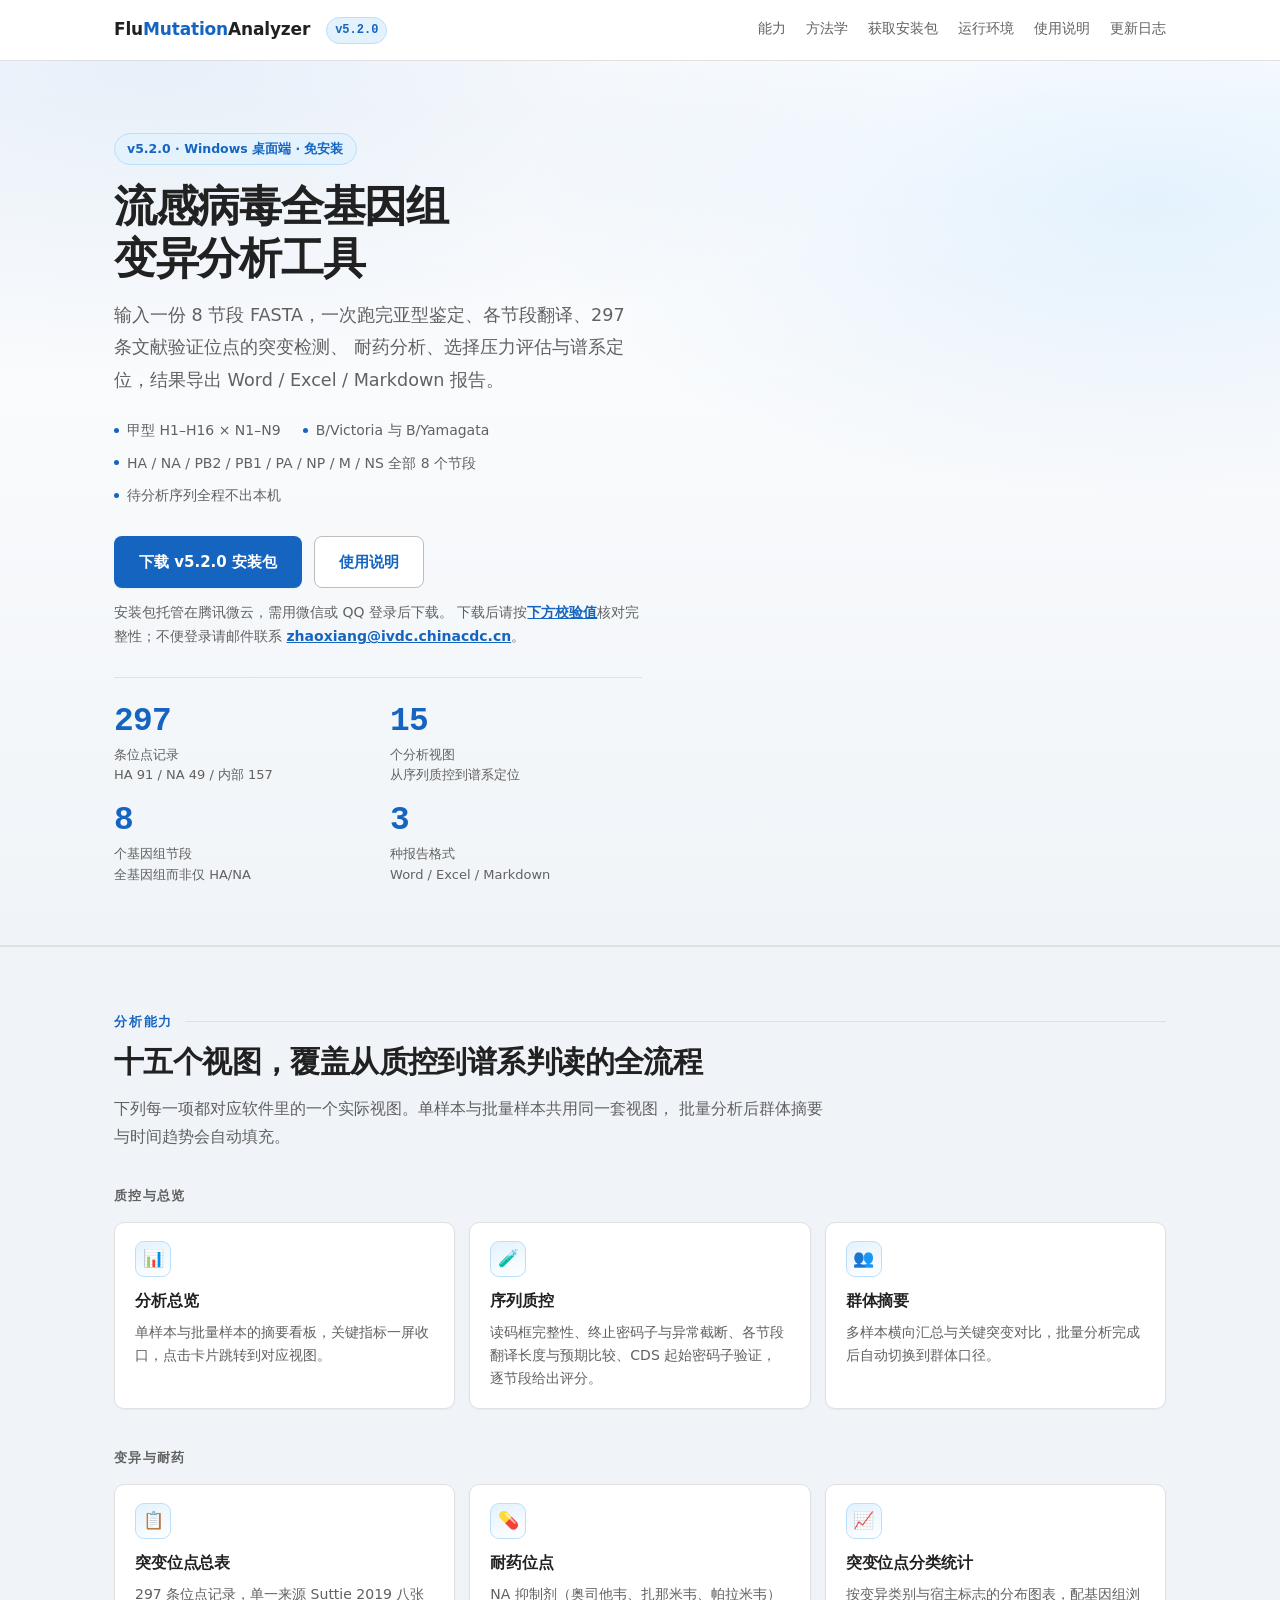
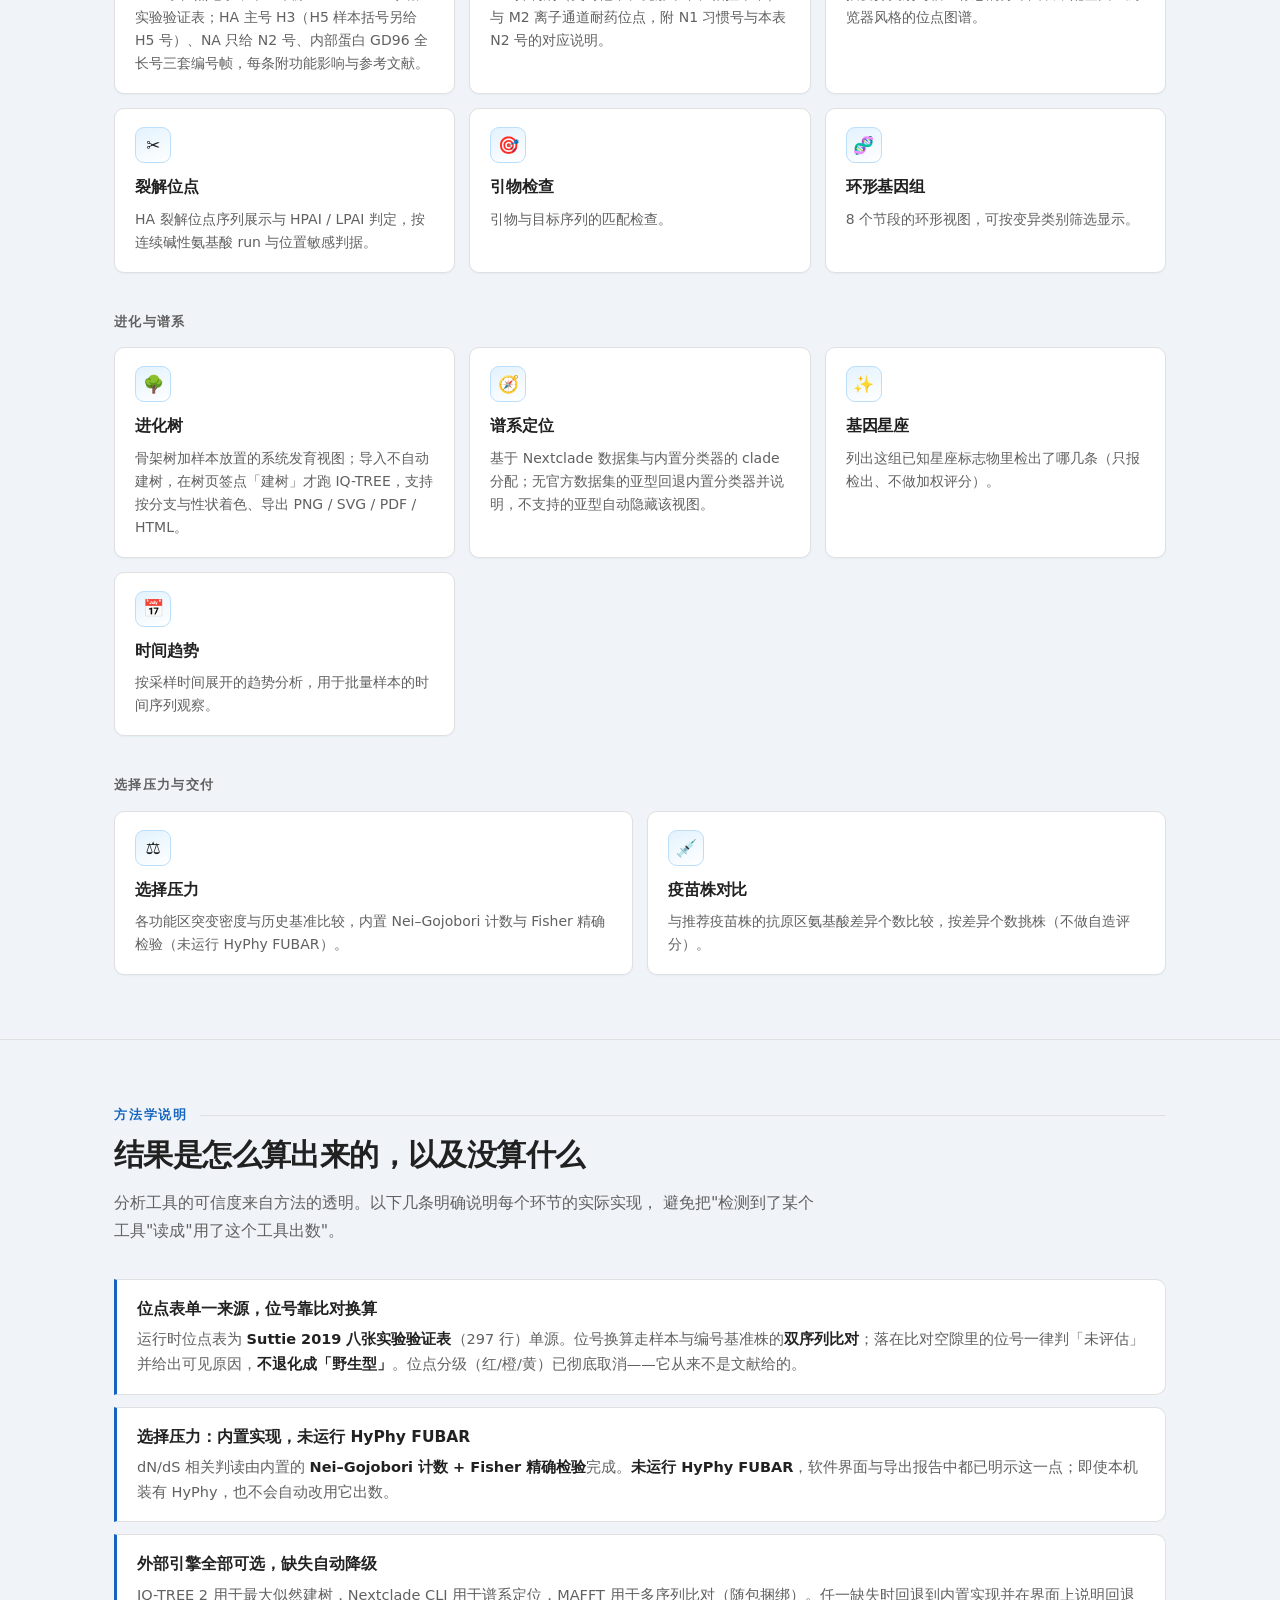
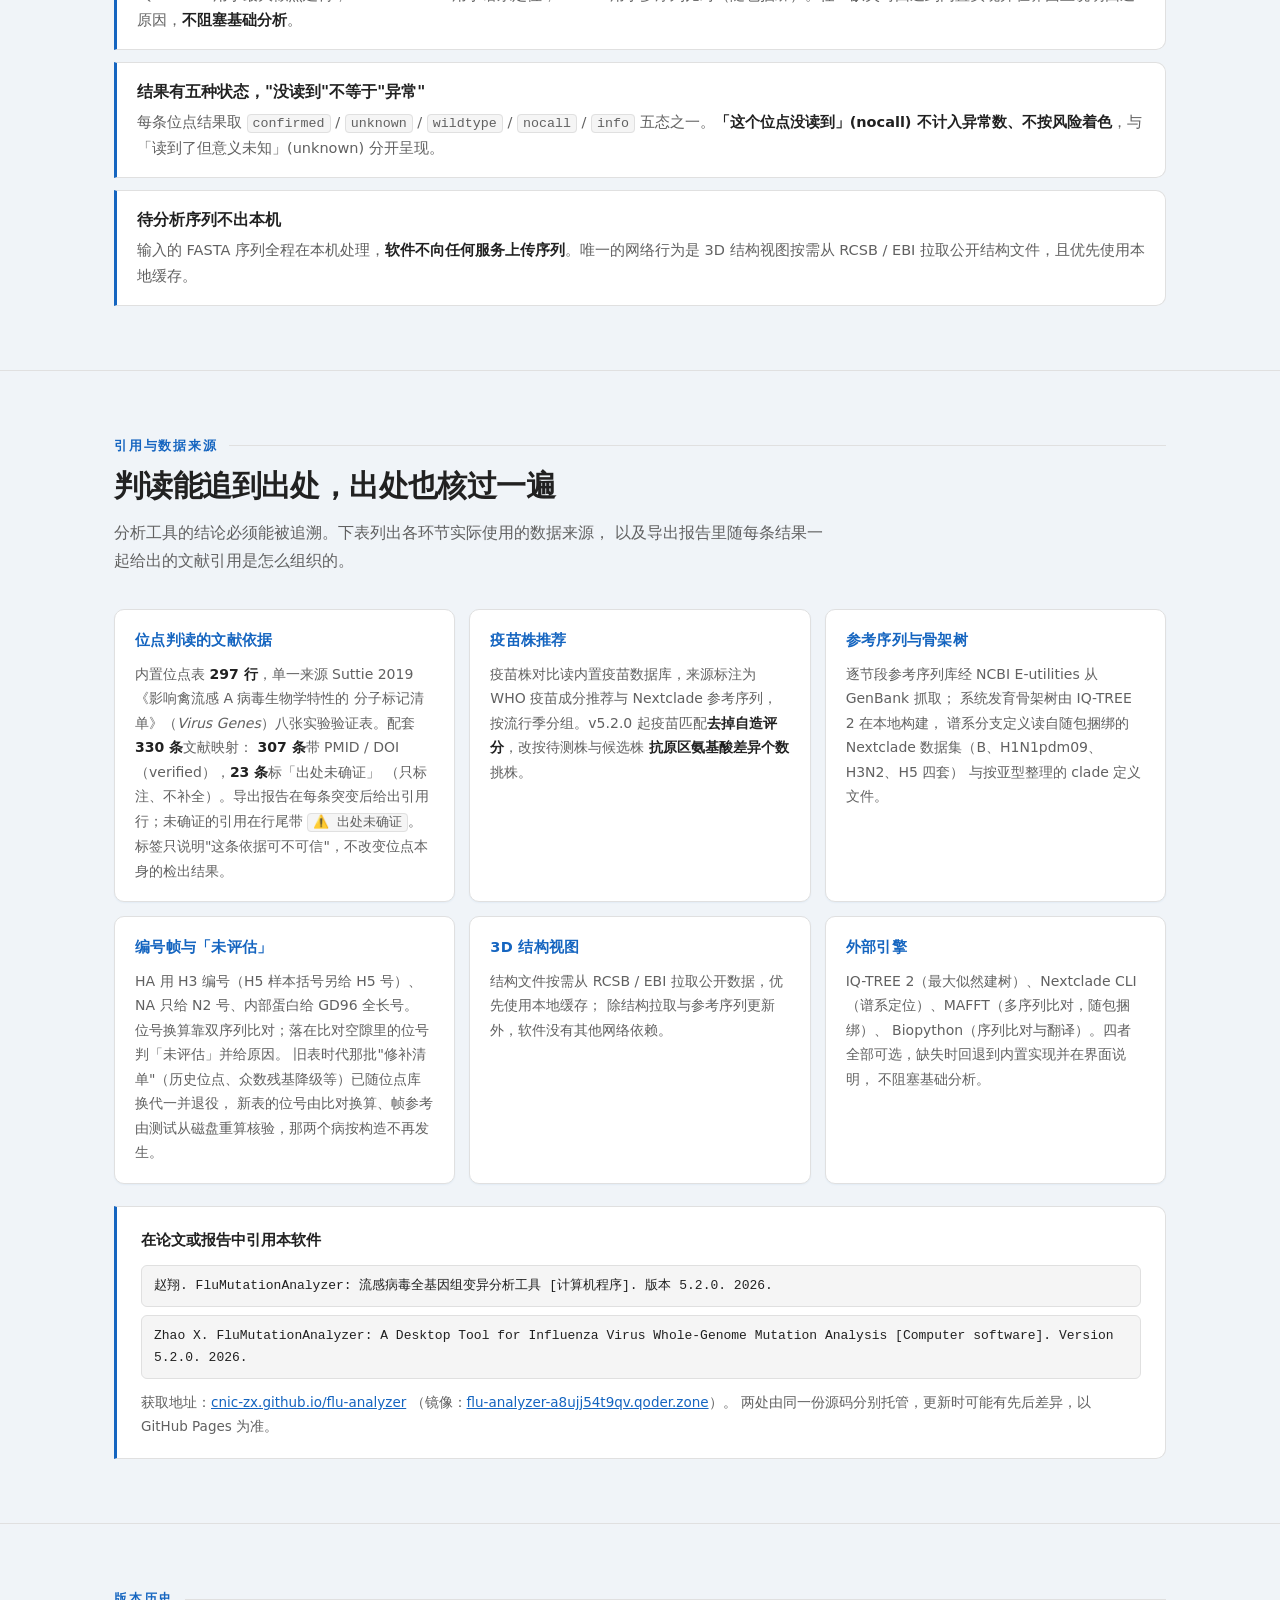
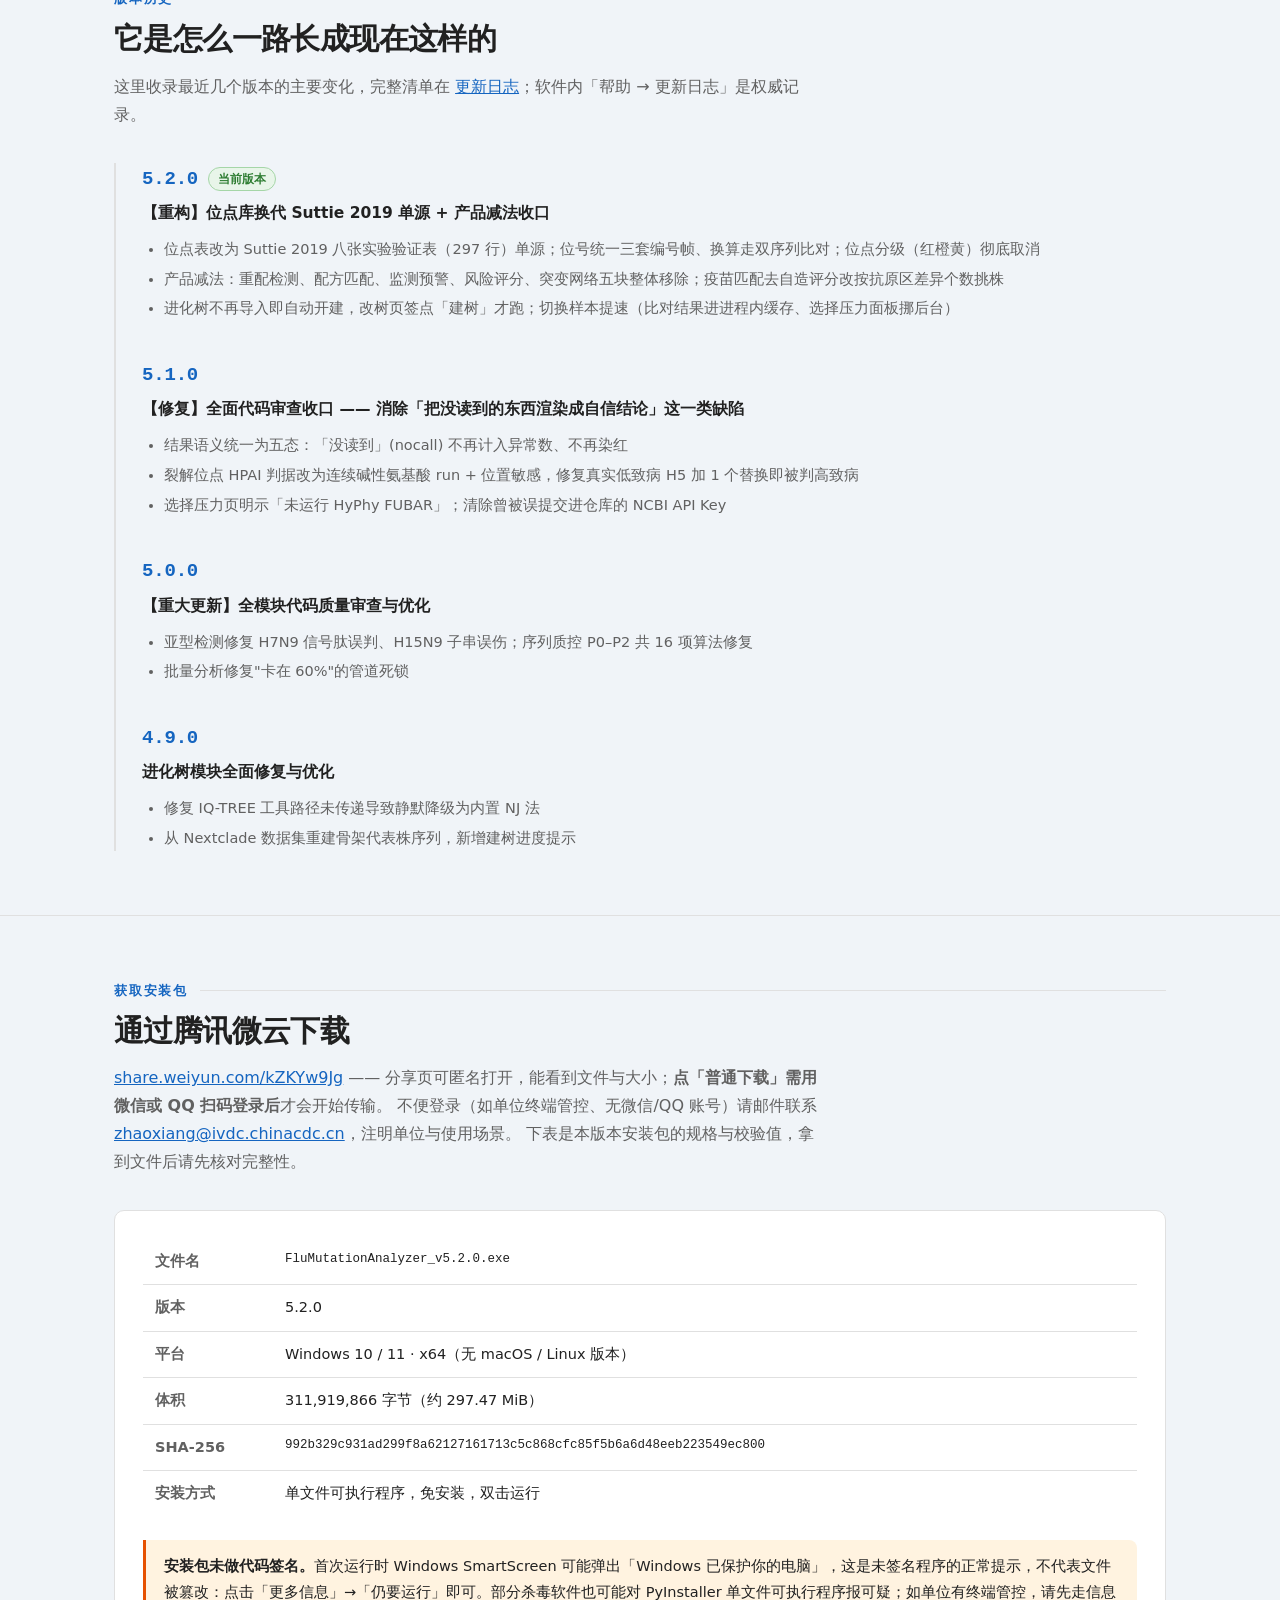
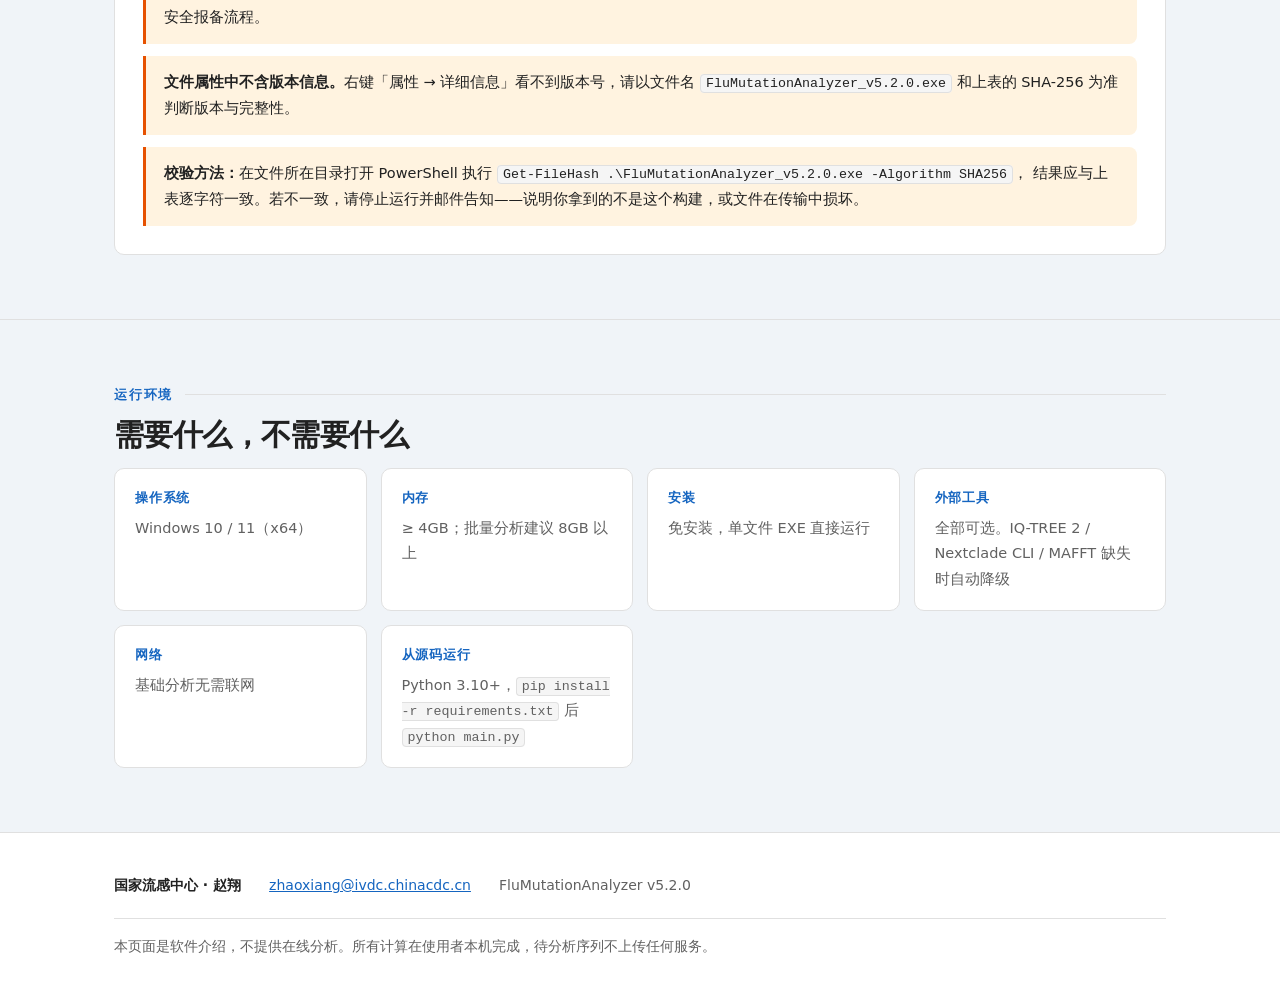
<file: index.html>
<!DOCTYPE html>
<html lang="zh-CN">
<head>
<meta charset="utf-8">
<meta name="viewport" content="width=device-width, initial-scale=1">
<title>FluMutationAnalyzer — 流感病毒全基因组变异分析工具</title>
<meta name="description" content="FluMutationAnalyzer 是面向流感病毒全基因组序列的 Windows 桌面端分析工具：亚型鉴定、8 节段翻译、297 条文献验证位点的突变检测、耐药分析、选择压力评估与谱系定位，结果可导出 Word / Excel / Markdown 报告。">
<link rel="stylesheet" href="assets/css/site.css">
</head>
<body>

<header class="masthead">
  <div class="wrap">
    <a class="wordmark" href="#">Flu<span>Mutation</span>Analyzer</a>
    <span class="chip">v5.2.0</span>
    <nav aria-label="页面导航">
      <a href="#capabilities">能力</a>
      <a href="#method">方法学</a>
      <a href="#get">获取安装包</a>
      <a href="#requirements">运行环境</a>
      <a href="guide.html">使用说明</a>
      <a href="changelog.html">更新日志</a>
    </nav>
  </div>
</header>

<section class="hero">
  <div class="wrap hero-grid">
    <div class="hero-copy">
      <span class="badge">v5.2.0 · Windows 桌面端 · 免安装</span>
      <h1>流感病毒全基因组<br>变异分析工具</h1>
      <p class="lede">
        输入一份 8 节段 FASTA，一次跑完亚型鉴定、各节段翻译、297 条文献验证位点的突变检测、
        耐药分析、选择压力评估与谱系定位，结果导出 Word / Excel / Markdown 报告。
      </p>
      <ul class="facts">
        <li>甲型 H1–H16 × N1–N9</li>
        <li>B/Victoria 与 B/Yamagata</li>
        <li>HA / NA / PB2 / PB1 / PA / NP / M / NS 全部 8 个节段</li>
        <li>待分析序列全程不出本机</li>
      </ul>
      <div class="cta-row">
        <a id="dl-link" class="btn btn-primary" href="https://share.weiyun.com/kZKYw9Jg"
           target="_blank" rel="noopener">下载 v5.2.0 安装包</a>
        <a class="btn btn-ghost" href="guide.html">使用说明</a>
      </div>
      <p class="cta-note">
        安装包托管在腾讯微云，需用微信或 QQ 登录后下载。
        下载后请按<a href="#get">下方校验值</a>核对完整性；不便登录请邮件联系
        <a href="mailto:zhaoxiang@ivdc.chinacdc.cn">zhaoxiang@ivdc.chinacdc.cn</a>。
      </p>
      <dl class="hero-stats">
        <div><dt>297</dt><dd>条位点记录<br>HA 91 / NA 49 / 内部 157</dd></div>
        <div><dt>15</dt><dd>个分析视图<br>从序列质控到谱系定位</dd></div>
        <div><dt>8</dt><dd>个基因组节段<br>全基因组而非仅 HA/NA</dd></div>
        <div><dt>3</dt><dd>种报告格式<br>Word / Excel / Markdown</dd></div>
      </dl>
    </div>
  </div>
</section>

<section id="capabilities">
  <div class="wrap">
    <p class="eyebrow">分析能力</p>
    <h2>十五个视图，覆盖从质控到谱系判读的全流程</h2>
    <p class="section-intro">
      下列每一项都对应软件里的一个实际视图。单样本与批量样本共用同一套视图，
      批量分析后群体摘要与时间趋势会自动填充。
    </p>

    <div class="group">
      <h3>质控与总览</h3>
      <div class="cards">
        <div class="card"><div class="card-icon" aria-hidden="true">📊</div><h4>分析总览</h4><p>单样本与批量样本的摘要看板，关键指标一屏收口，点击卡片跳转到对应视图。</p></div>
        <div class="card"><div class="card-icon" aria-hidden="true">🧪</div><h4>序列质控</h4><p>读码框完整性、终止密码子与异常截断、各节段翻译长度与预期比较、CDS 起始密码子验证，逐节段给出评分。</p></div>
        <div class="card"><div class="card-icon" aria-hidden="true">👥</div><h4>群体摘要</h4><p>多样本横向汇总与关键突变对比，批量分析完成后自动切换到群体口径。</p></div>
      </div>
    </div>

    <div class="group">
      <h3>变异与耐药</h3>
      <div class="cards">
        <div class="card"><div class="card-icon" aria-hidden="true">📋</div><h4>突变位点总表</h4><p>297 条位点记录，单一来源 Suttie 2019 八张实验验证表；HA 主号 H3（H5 样本括号另给 H5 号）、NA 只给 N2 号、内部蛋白 GD96 全长号三套编号帧，每条附功能影响与参考文献。</p></div>
        <div class="card"><div class="card-icon" aria-hidden="true">💊</div><h4>耐药位点</h4><p>NA 抑制剂（奥司他韦、扎那米韦、帕拉米韦）与 M2 离子通道耐药位点，附 N1 习惯号与本表 N2 号的对应说明。</p></div>
        <div class="card"><div class="card-icon" aria-hidden="true">📈</div><h4>突变位点分类统计</h4><p>按变异类别与宿主标志的分布图表，配基因组浏览器风格的位点图谱。</p></div>
        <div class="card"><div class="card-icon" aria-hidden="true">✂️</div><h4>裂解位点</h4><p>HA 裂解位点序列展示与 HPAI / LPAI 判定，按连续碱性氨基酸 run 与位置敏感判据。</p></div>
        <div class="card"><div class="card-icon" aria-hidden="true">🎯</div><h4>引物检查</h4><p>引物与目标序列的匹配检查。</p></div>
        <div class="card"><div class="card-icon" aria-hidden="true">🧬</div><h4>环形基因组</h4><p>8 个节段的环形视图，可按变异类别筛选显示。</p></div>
      </div>
    </div>

    <div class="group">
      <h3>进化与谱系</h3>
      <div class="cards">
        <div class="card"><div class="card-icon" aria-hidden="true">🌳</div><h4>进化树</h4><p>骨架树加样本放置的系统发育视图；导入不自动建树，在树页签点「建树」才跑 IQ-TREE，支持按分支与性状着色、导出 PNG / SVG / PDF / HTML。</p></div>
        <div class="card"><div class="card-icon" aria-hidden="true">🧭</div><h4>谱系定位</h4><p>基于 Nextclade 数据集与内置分类器的 clade 分配；无官方数据集的亚型回退内置分类器并说明，不支持的亚型自动隐藏该视图。</p></div>
        <div class="card"><div class="card-icon" aria-hidden="true">✨</div><h4>基因星座</h4><p>列出这组已知星座标志物里检出了哪几条（只报检出、不做加权评分）。</p></div>
        <div class="card"><div class="card-icon" aria-hidden="true">📅</div><h4>时间趋势</h4><p>按采样时间展开的趋势分析，用于批量样本的时间序列观察。</p></div>
      </div>
    </div>

    <div class="group">
      <h3>选择压力与交付</h3>
      <div class="cards">
        <div class="card"><div class="card-icon" aria-hidden="true">⚖️</div><h4>选择压力</h4><p>各功能区突变密度与历史基准比较，内置 Nei–Gojobori 计数与 Fisher 精确检验（未运行 HyPhy FUBAR）。</p></div>
        <div class="card"><div class="card-icon" aria-hidden="true">💉</div><h4>疫苗株对比</h4><p>与推荐疫苗株的抗原区氨基酸差异个数比较，按差异个数挑株（不做自造评分）。</p></div>
      </div>
    </div>
  </div>
</section>

<section id="method">
  <div class="wrap">
    <p class="eyebrow">方法学说明</p>
    <h2>结果是怎么算出来的，以及没算什么</h2>
    <p class="section-intro">
      分析工具的可信度来自方法的透明。以下几条明确说明每个环节的实际实现，
      避免把"检测到了某个工具"读成"用了这个工具出数"。
    </p>
    <div class="method">
      <div class="method-item">
        <h4>位点表单一来源，位号靠比对换算</h4>
        <p>运行时位点表为 <strong>Suttie 2019 八张实验验证表</strong>（297 行）单源。位号换算走样本与编号基准株的<strong>双序列比对</strong>；落在比对空隙里的位号一律判「未评估」并给出可见原因，<strong>不退化成「野生型」</strong>。位点分级（红/橙/黄）已彻底取消——它从来不是文献给的。</p>
      </div>
      <div class="method-item">
        <h4>选择压力：内置实现，未运行 HyPhy FUBAR</h4>
        <p>dN/dS 相关判读由内置的 <strong>Nei–Gojobori 计数 + Fisher 精确检验</strong>完成。<strong>未运行 HyPhy FUBAR</strong>，软件界面与导出报告中都已明示这一点；即使本机装有 HyPhy，也不会自动改用它出数。</p>
      </div>
      <div class="method-item">
        <h4>外部引擎全部可选，缺失自动降级</h4>
        <p>IQ-TREE 2 用于最大似然建树，Nextclade CLI 用于谱系定位，MAFFT 用于多序列比对（随包捆绑）。任一缺失时回退到内置实现并在界面上说明回退原因，<strong>不阻塞基础分析</strong>。</p>
      </div>
      <div class="method-item">
        <h4>结果有五种状态，"没读到"不等于"异常"</h4>
        <p>每条位点结果取 <code>confirmed</code> / <code>unknown</code> / <code>wildtype</code> / <code>nocall</code> / <code>info</code> 五态之一。<strong>「这个位点没读到」(nocall) 不计入异常数、不按风险着色</strong>，与「读到了但意义未知」(unknown) 分开呈现。</p>
      </div>
      <div class="method-item">
        <h4>待分析序列不出本机</h4>
        <p>输入的 FASTA 序列全程在本机处理，<strong>软件不向任何服务上传序列</strong>。唯一的网络行为是 3D 结构视图按需从 RCSB / EBI 拉取公开结构文件，且优先使用本地缓存。</p>
      </div>
    </div>
  </div>
</section>

<section id="sources">
  <div class="wrap">
    <p class="eyebrow">引用与数据来源</p>
    <h2>判读能追到出处，出处也核过一遍</h2>
    <p class="section-intro">
      分析工具的结论必须能被追溯。下表列出各环节实际使用的数据来源，
      以及导出报告里随每条结果一起给出的文献引用是怎么组织的。
    </p>

    <div class="src-grid">
      <div class="src">
        <h3>位点判读的文献依据</h3>
        <p>内置位点表 <strong>297 行</strong>，单一来源 Suttie 2019《影响禽流感 A 病毒生物学特性的
        分子标记清单》（<em>Virus Genes</em>）八张实验验证表。配套 <strong>330 条</strong>文献映射：
        <strong>307 条</strong>带 PMID / DOI（verified），<strong>23 条</strong>标「出处未确证」
        （只标注、不补全）。导出报告在每条突变后给出引用行；未确证的引用在行尾带
        <code>⚠️ 出处未确证</code>。标签只说明"这条依据可不可信"，不改变位点本身的检出结果。</p>
      </div>
      <div class="src">
        <h3>疫苗株推荐</h3>
        <p>疫苗株对比读内置疫苗数据库，来源标注为 WHO 疫苗成分推荐与 Nextclade 参考序列，
        按流行季分组。v5.2.0 起疫苗匹配<strong>去掉自造评分</strong>，改按待测株与候选株
        <strong>抗原区氨基酸差异个数</strong>挑株。</p>
      </div>
      <div class="src">
        <h3>参考序列与骨架树</h3>
        <p>逐节段参考序列库经 NCBI E-utilities 从 GenBank 抓取；
        系统发育骨架树由 IQ-TREE 2 在本地构建，
        谱系分支定义读自随包捆绑的 Nextclade 数据集（B、H1N1pdm09、H3N2、H5 四套）
        与按亚型整理的 clade 定义文件。</p>
      </div>
      <div class="src">
        <h3>编号帧与「未评估」</h3>
        <p>HA 用 H3 编号（H5 样本括号另给 H5 号）、NA 只给 N2 号、内部蛋白给 GD96 全长号。
        位号换算靠双序列比对；落在比对空隙里的位号判「未评估」并给原因。
        旧表时代那批"修补清单"（历史位点、众数残基降级等）已随位点库换代一并退役，
        新表的位号由比对换算、帧参考由测试从磁盘重算核验，那两个病按构造不再发生。</p>
      </div>
      <div class="src">
        <h3>3D 结构视图</h3>
        <p>结构文件按需从 RCSB / EBI 拉取公开数据，优先使用本地缓存；
        除结构拉取与参考序列更新外，软件没有其他网络依赖。</p>
      </div>
      <div class="src">
        <h3>外部引擎</h3>
        <p>IQ-TREE 2（最大似然建树）、Nextclade CLI（谱系定位）、MAFFT（多序列比对，随包捆绑）、
        Biopython（序列比对与翻译）。四者全部可选，缺失时回退到内置实现并在界面说明，
        不阻塞基础分析。</p>
      </div>
    </div>

    <div class="cite">
      <h3>在论文或报告中引用本软件</h3>
      <p class="cite-line">赵翔. FluMutationAnalyzer: 流感病毒全基因组变异分析工具 [计算机程序]. 版本 5.2.0. 2026.</p>
      <p class="cite-line">Zhao X. FluMutationAnalyzer: A Desktop Tool for Influenza Virus Whole-Genome Mutation Analysis [Computer software]. Version 5.2.0. 2026.</p>
      <p class="cite-note">
        获取地址：<a href="https://cnic-zx.github.io/flu-analyzer/">cnic-zx.github.io/flu-analyzer</a>
        （镜像：<a href="https://flu-analyzer-a8ujj54t9qv.qoder.zone">flu-analyzer-a8ujj54t9qv.qoder.zone</a>）。
        两处由同一份源码分别托管，更新时可能有先后差异，以 GitHub Pages 为准。
      </p>
    </div>
  </div>
</section>

<section id="history">
  <div class="wrap">
    <p class="eyebrow">版本历史</p>
    <h2>它是怎么一路长成现在这样的</h2>
    <p class="section-intro">
      这里收录最近几个版本的主要变化，完整清单在
      <a href="changelog.html">更新日志</a>；软件内「帮助 → 更新日志」是权威记录。
    </p>

    <div class="rel history">
      <article>
        <h3>5.2.0 <span class="rel-now">当前版本</span></h3>
        <p class="rel-title">【重构】位点库换代 Suttie 2019 单源 + 产品减法收口</p>
        <ul>
          <li>位点表改为 Suttie 2019 八张实验验证表（297 行）单源；位号统一三套编号帧、换算走双序列比对；位点分级（红橙黄）彻底取消</li>
          <li>产品减法：重配检测、配方匹配、监测预警、风险评分、突变网络五块整体移除；疫苗匹配去自造评分改按抗原区差异个数挑株</li>
          <li>进化树不再导入即自动开建，改树页签点「建树」才跑；切换样本提速（比对结果进进程内缓存、选择压力面板挪后台）</li>
        </ul>
      </article>
      <article>
        <h3>5.1.0</h3>
        <p class="rel-title">【修复】全面代码审查收口 —— 消除「把没读到的东西渲染成自信结论」这一类缺陷</p>
        <ul>
          <li>结果语义统一为五态：「没读到」(nocall) 不再计入异常数、不再染红</li>
          <li>裂解位点 HPAI 判据改为连续碱性氨基酸 run + 位置敏感，修复真实低致病 H5 加 1 个替换即被判高致病</li>
          <li>选择压力页明示「未运行 HyPhy FUBAR」；清除曾被误提交进仓库的 NCBI API Key</li>
        </ul>
      </article>
      <article>
        <h3>5.0.0</h3>
        <p class="rel-title">【重大更新】全模块代码质量审查与优化</p>
        <ul>
          <li>亚型检测修复 H7N9 信号肽误判、H15N9 子串误伤；序列质控 P0–P2 共 16 项算法修复</li>
          <li>批量分析修复"卡在 60%"的管道死锁</li>
        </ul>
      </article>
      <article>
        <h3>4.9.0</h3>
        <p class="rel-title">进化树模块全面修复与优化</p>
        <ul>
          <li>修复 IQ-TREE 工具路径未传递导致静默降级为内置 NJ 法</li>
          <li>从 Nextclade 数据集重建骨架代表株序列，新增建树进度提示</li>
        </ul>
      </article>
    </div>
  </div>
</section>

<section id="get">
  <div class="wrap">
    <p class="eyebrow">获取安装包</p>
    <h2>通过腾讯微云下载</h2>
    <p class="section-intro">
      <a href="https://share.weiyun.com/kZKYw9Jg" target="_blank" rel="noopener">share.weiyun.com/kZKYw9Jg</a>
      —— 分享页可匿名打开，能看到文件与大小；<strong>点「普通下载」需用微信或 QQ 扫码登录后</strong>才会开始传输。
      不便登录（如单位终端管控、无微信/QQ 账号）请邮件联系
      <a href="mailto:zhaoxiang@ivdc.chinacdc.cn">zhaoxiang@ivdc.chinacdc.cn</a>，注明单位与使用场景。
      下表是本版本安装包的规格与校验值，拿到文件后请先核对完整性。
    </p>

    <div class="getbox">
      <table class="spec">
        <caption class="visually-hidden">安装包规格</caption>
        <tbody>
          <tr><th scope="row">文件名</th><td class="mono">FluMutationAnalyzer_v5.2.0.exe</td></tr>
          <tr><th scope="row">版本</th><td>5.2.0</td></tr>
          <tr><th scope="row">平台</th><td>Windows 10 / 11 · x64（无 macOS / Linux 版本）</td></tr>
          <tr><th scope="row">体积</th><td>311,919,866 字节（约 297.47 MiB）</td></tr>
          <tr><th scope="row">SHA-256</th><td class="mono">992b329c931ad299f8a62127161713c5c868cfc85f5b6a6d48eeb223549ec800</td></tr>
          <tr><th scope="row">安装方式</th><td>单文件可执行程序，免安装，双击运行</td></tr>
        </tbody>
      </table>

      <div class="notice">
        <p><strong>安装包未做代码签名。</strong>首次运行时 Windows SmartScreen 可能弹出「Windows 已保护你的电脑」，这是未签名程序的正常提示，不代表文件被篡改：点击「更多信息」→「仍要运行」即可。部分杀毒软件也可能对 PyInstaller 单文件可执行程序报可疑；如单位有终端管控，请先走信息安全报备流程。</p>
      </div>
      <div class="notice">
        <p><strong>文件属性中不含版本信息。</strong>右键「属性 → 详细信息」看不到版本号，请以文件名 <code>FluMutationAnalyzer_v5.2.0.exe</code> 和上表的 SHA-256 为准判断版本与完整性。</p>
      </div>
      <div class="notice">
        <p><strong>校验方法：</strong>在文件所在目录打开 PowerShell 执行
        <code>Get-FileHash .\FluMutationAnalyzer_v5.2.0.exe -Algorithm SHA256</code>，
        结果应与上表逐字符一致。若不一致，请停止运行并邮件告知——说明你拿到的不是这个构建，或文件在传输中损坏。</p>
      </div>
    </div>
  </div>
</section>

<section id="requirements">
  <div class="wrap">
    <p class="eyebrow">运行环境</p>
    <h2>需要什么，不需要什么</h2>
    <dl class="reqs">
      <div class="req"><dt>操作系统</dt><dd>Windows 10 / 11（x64）</dd></div>
      <div class="req"><dt>内存</dt><dd>≥ 4GB；批量分析建议 8GB 以上</dd></div>
      <div class="req"><dt>安装</dt><dd>免安装，单文件 EXE 直接运行</dd></div>
      <div class="req"><dt>外部工具</dt><dd>全部可选。IQ-TREE 2 / Nextclade CLI / MAFFT 缺失时自动降级</dd></div>
      <div class="req"><dt>网络</dt><dd>基础分析无需联网</dd></div>
      <div class="req"><dt>从源码运行</dt><dd>Python 3.10+，<code>pip install -r requirements.txt</code> 后 <code>python main.py</code></dd></div>
    </dl>
  </div>
</section>

<footer>
  <div class="wrap">
    <span class="sig">国家流感中心 · 赵翔</span>
    <a href="mailto:zhaoxiang@ivdc.chinacdc.cn">zhaoxiang@ivdc.chinacdc.cn</a>
    <span>FluMutationAnalyzer v5.2.0</span>
    <p class="local-note">
      本页面是软件介绍，不提供在线分析。所有计算在使用者本机完成，待分析序列不上传任何服务。
    </p>
  </div>
</footer>

</body>
</html>
</file>
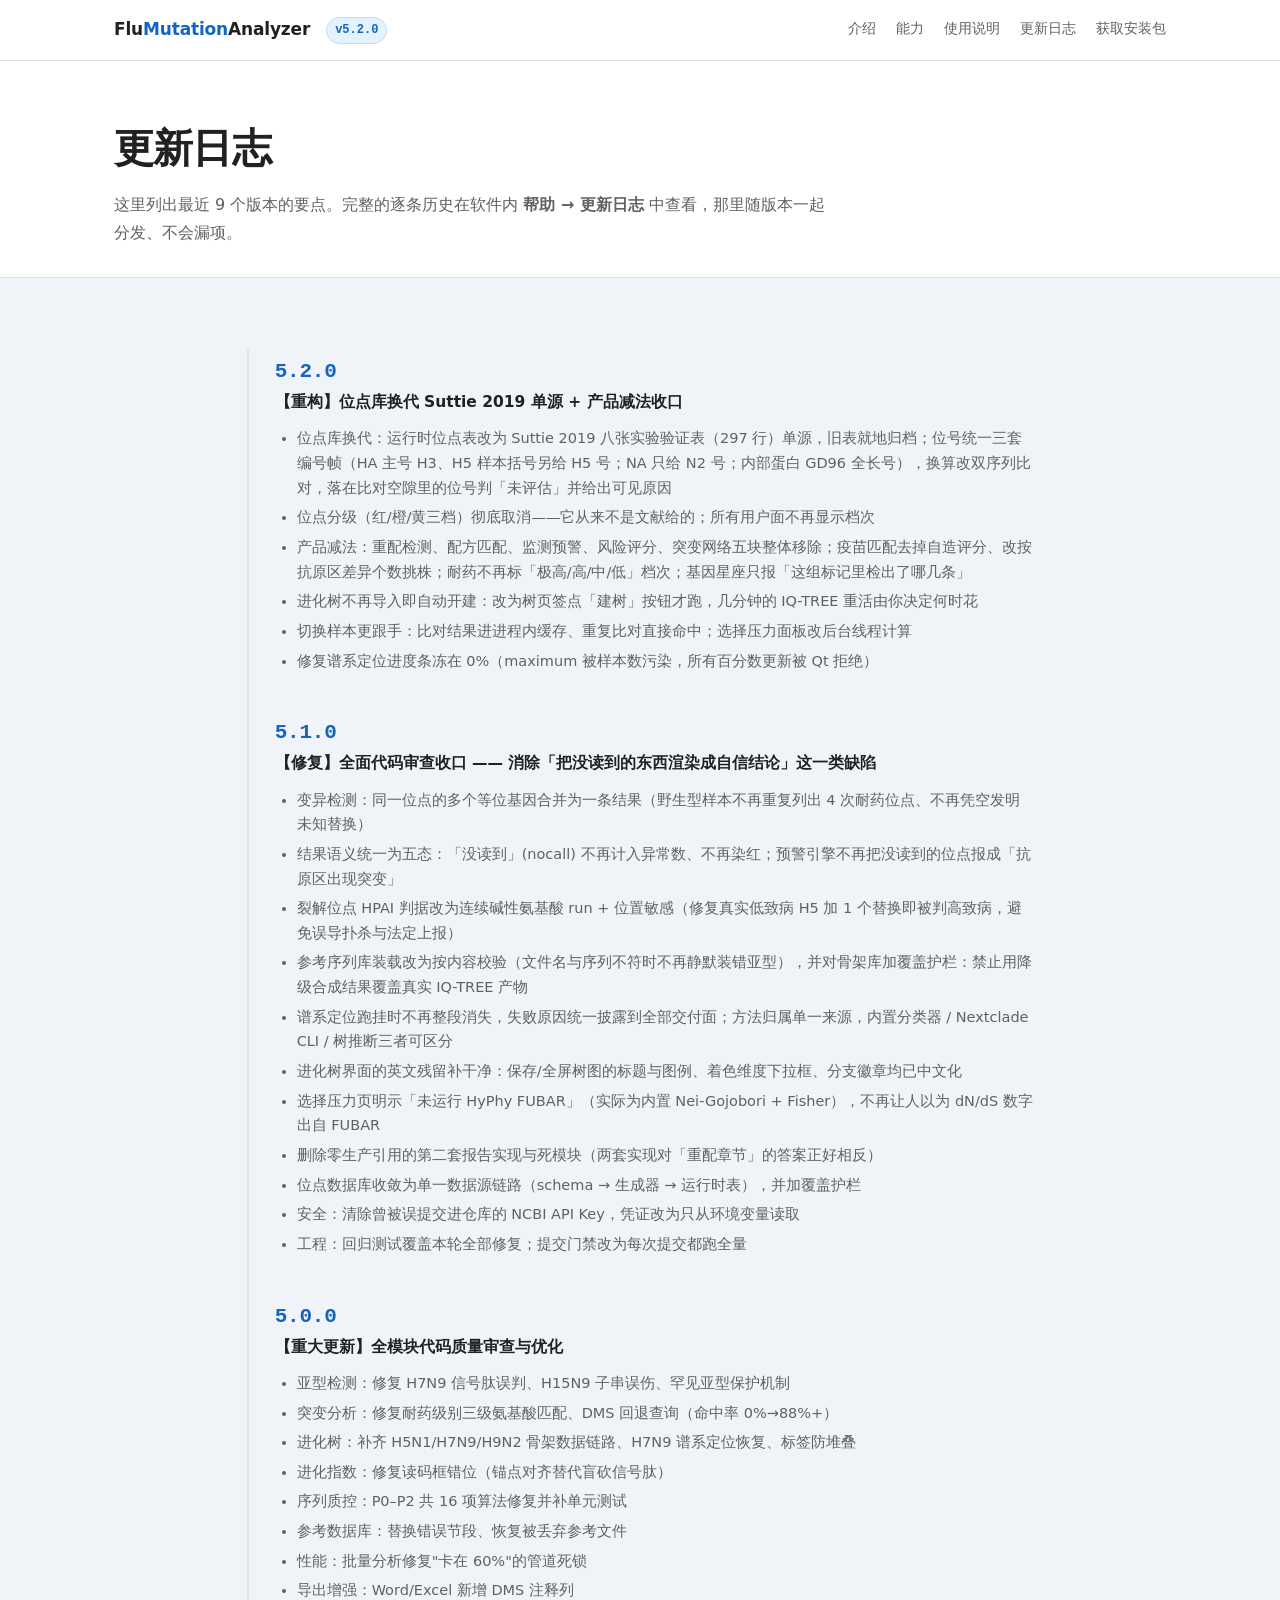
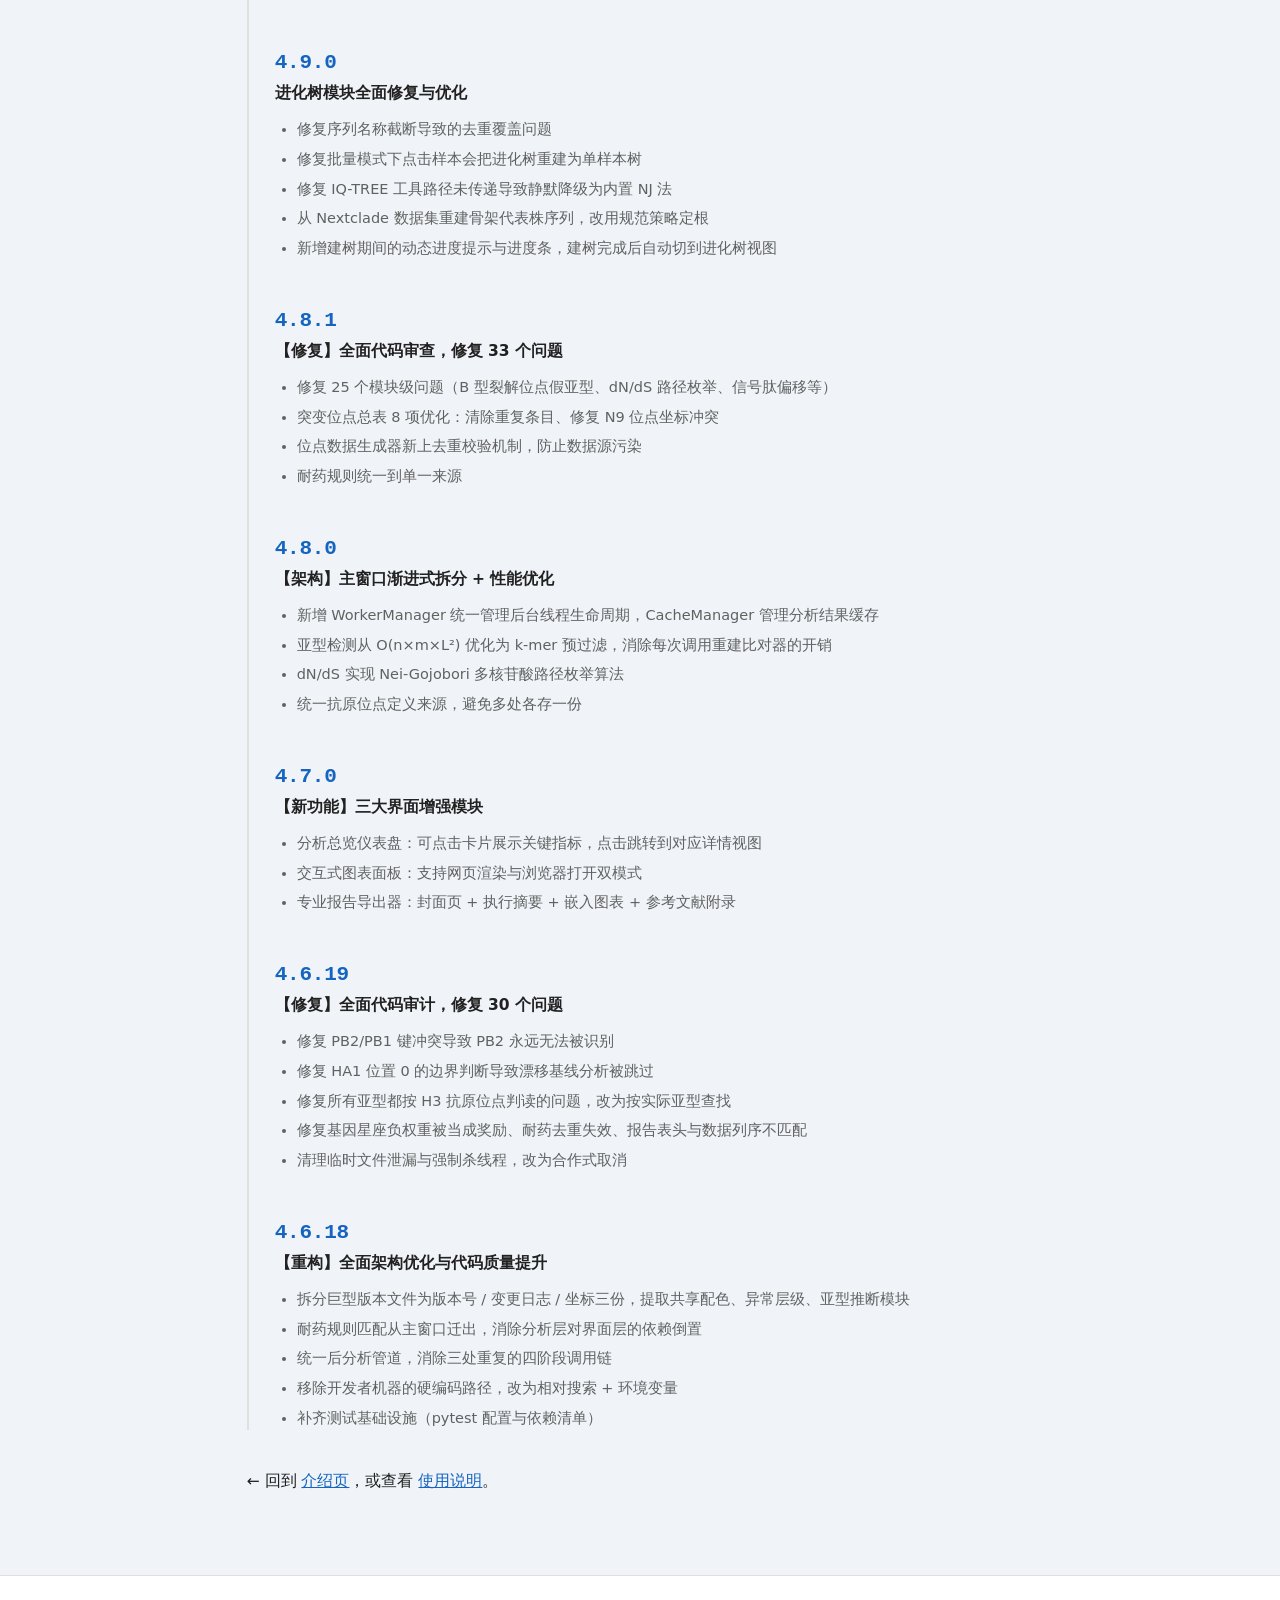
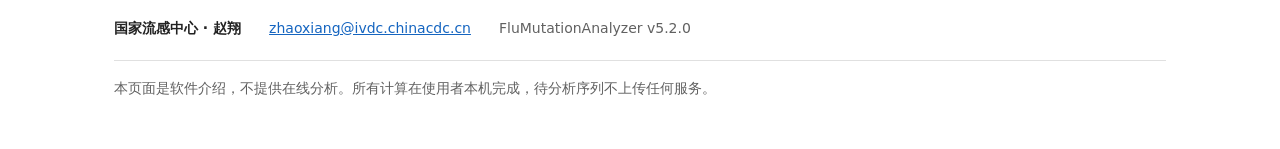
<file: changelog.html>
<!DOCTYPE html>
<html lang="zh-CN">
<head>
<meta charset="utf-8">
<meta name="viewport" content="width=device-width, initial-scale=1">
<title>更新日志 — FluMutationAnalyzer</title>
<meta name="description" content="FluMutationAnalyzer 版本更新日志，最近 9 个版本的功能新增与修复要点。">
<link rel="stylesheet" href="assets/css/site.css">
</head>
<body>

<header class="masthead">
  <div class="wrap">
    <a class="wordmark" href="index.html">Flu<span>Mutation</span>Analyzer</a>
    <span class="chip">v5.2.0</span>
    <nav aria-label="页面导航">
      <a href="index.html">介绍</a>
      <a href="index.html#capabilities">能力</a>
      <a href="guide.html">使用说明</a>
      <a href="changelog.html" aria-current="page">更新日志</a>
      <a href="index.html#get">获取安装包</a>
    </nav>
  </div>
</header>

<div class="pagehead">
  <div class="wrap">
    <h1>更新日志</h1>
    <p>这里列出最近 9 个版本的要点。完整的逐条历史在软件内 <strong>帮助 → 更新日志</strong> 中查看，那里随版本一起分发、不会漏项。</p>
  </div>
</div>

<section>
  <div class="wrap prose">
    <div class="rel">

      <article>
        <h2>5.2.0</h2>
        <p class="rel-title">【重构】位点库换代 Suttie 2019 单源 + 产品减法收口</p>
        <ul>
          <li>位点库换代：运行时位点表改为 Suttie 2019 八张实验验证表（297 行）单源，旧表就地归档；位号统一三套编号帧（HA 主号 H3、H5 样本括号另给 H5 号；NA 只给 N2 号；内部蛋白 GD96 全长号），换算改双序列比对，落在比对空隙里的位号判「未评估」并给出可见原因</li>
          <li>位点分级（红/橙/黄三档）彻底取消——它从来不是文献给的；所有用户面不再显示档次</li>
          <li>产品减法：重配检测、配方匹配、监测预警、风险评分、突变网络五块整体移除；疫苗匹配去掉自造评分、改按抗原区差异个数挑株；耐药不再标「极高/高/中/低」档次；基因星座只报「这组标记里检出了哪几条」</li>
          <li>进化树不再导入即自动开建：改为树页签点「建树」按钮才跑，几分钟的 IQ-TREE 重活由你决定何时花</li>
          <li>切换样本更跟手：比对结果进进程内缓存、重复比对直接命中；选择压力面板改后台线程计算</li>
          <li>修复谱系定位进度条冻在 0%（maximum 被样本数污染，所有百分数更新被 Qt 拒绝）</li>
        </ul>
      </article>

      <article>
        <h2>5.1.0</h2>
        <p class="rel-title">【修复】全面代码审查收口 —— 消除「把没读到的东西渲染成自信结论」这一类缺陷</p>
        <ul>
          <li>变异检测：同一位点的多个等位基因合并为一条结果（野生型样本不再重复列出 4 次耐药位点、不再凭空发明未知替换）</li>
          <li>结果语义统一为五态：「没读到」(nocall) 不再计入异常数、不再染红；预警引擎不再把没读到的位点报成「抗原区出现突变」</li>
          <li>裂解位点 HPAI 判据改为连续碱性氨基酸 run + 位置敏感（修复真实低致病 H5 加 1 个替换即被判高致病，避免误导扑杀与法定上报）</li>
          <li>参考序列库装载改为按内容校验（文件名与序列不符时不再静默装错亚型），并对骨架库加覆盖护栏：禁止用降级合成结果覆盖真实 IQ-TREE 产物</li>
          <li>谱系定位跑挂时不再整段消失，失败原因统一披露到全部交付面；方法归属单一来源，内置分类器 / Nextclade CLI / 树推断三者可区分</li>
          <li>进化树界面的英文残留补干净：保存/全屏树图的标题与图例、着色维度下拉框、分支徽章均已中文化</li>
          <li>选择压力页明示「未运行 HyPhy FUBAR」（实际为内置 Nei-Gojobori + Fisher），不再让人以为 dN/dS 数字出自 FUBAR</li>
          <li>删除零生产引用的第二套报告实现与死模块（两套实现对「重配章节」的答案正好相反）</li>
          <li>位点数据库收敛为单一数据源链路（schema → 生成器 → 运行时表），并加覆盖护栏</li>
          <li>安全：清除曾被误提交进仓库的 NCBI API Key，凭证改为只从环境变量读取</li>
          <li>工程：回归测试覆盖本轮全部修复；提交门禁改为每次提交都跑全量</li>
        </ul>
      </article>

      <article>
        <h2>5.0.0</h2>
        <p class="rel-title">【重大更新】全模块代码质量审查与优化</p>
        <ul>
          <li>亚型检测：修复 H7N9 信号肽误判、H15N9 子串误伤、罕见亚型保护机制</li>
          <li>突变分析：修复耐药级别三级氨基酸匹配、DMS 回退查询（命中率 0%→88%+）</li>
          <li>进化树：补齐 H5N1/H7N9/H9N2 骨架数据链路、H7N9 谱系定位恢复、标签防堆叠</li>
          <li>进化指数：修复读码框错位（锚点对齐替代盲砍信号肽）</li>
          <li>序列质控：P0–P2 共 16 项算法修复并补单元测试</li>
          <li>参考数据库：替换错误节段、恢复被丢弃参考文件</li>
          <li>性能：批量分析修复"卡在 60%"的管道死锁</li>
          <li>导出增强：Word/Excel 新增 DMS 注释列</li>
        </ul>
      </article>

      <article>
        <h2>4.9.0</h2>
        <p class="rel-title">进化树模块全面修复与优化</p>
        <ul>
          <li>修复序列名称截断导致的去重覆盖问题</li>
          <li>修复批量模式下点击样本会把进化树重建为单样本树</li>
          <li>修复 IQ-TREE 工具路径未传递导致静默降级为内置 NJ 法</li>
          <li>从 Nextclade 数据集重建骨架代表株序列，改用规范策略定根</li>
          <li>新增建树期间的动态进度提示与进度条，建树完成后自动切到进化树视图</li>
        </ul>
      </article>

      <article>
        <h2>4.8.1</h2>
        <p class="rel-title">【修复】全面代码审查，修复 33 个问题</p>
        <ul>
          <li>修复 25 个模块级问题（B 型裂解位点假亚型、dN/dS 路径枚举、信号肽偏移等）</li>
          <li>突变位点总表 8 项优化：清除重复条目、修复 N9 位点坐标冲突</li>
          <li>位点数据生成器新上去重校验机制，防止数据源污染</li>
          <li>耐药规则统一到单一来源</li>
        </ul>
      </article>

      <article>
        <h2>4.8.0</h2>
        <p class="rel-title">【架构】主窗口渐进式拆分 + 性能优化</p>
        <ul>
          <li>新增 WorkerManager 统一管理后台线程生命周期，CacheManager 管理分析结果缓存</li>
          <li>亚型检测从 O(n×m×L²) 优化为 k-mer 预过滤，消除每次调用重建比对器的开销</li>
          <li>dN/dS 实现 Nei-Gojobori 多核苷酸路径枚举算法</li>
          <li>统一抗原位点定义来源，避免多处各存一份</li>
        </ul>
      </article>

      <article>
        <h2>4.7.0</h2>
        <p class="rel-title">【新功能】三大界面增强模块</p>
        <ul>
          <li>分析总览仪表盘：可点击卡片展示关键指标，点击跳转到对应详情视图</li>
          <li>交互式图表面板：支持网页渲染与浏览器打开双模式</li>
          <li>专业报告导出器：封面页 + 执行摘要 + 嵌入图表 + 参考文献附录</li>
        </ul>
      </article>

      <article>
        <h2>4.6.19</h2>
        <p class="rel-title">【修复】全面代码审计，修复 30 个问题</p>
        <ul>
          <li>修复 PB2/PB1 键冲突导致 PB2 永远无法被识别</li>
          <li>修复 HA1 位置 0 的边界判断导致漂移基线分析被跳过</li>
          <li>修复所有亚型都按 H3 抗原位点判读的问题，改为按实际亚型查找</li>
          <li>修复基因星座负权重被当成奖励、耐药去重失效、报告表头与数据列序不匹配</li>
          <li>清理临时文件泄漏与强制杀线程，改为合作式取消</li>
        </ul>
      </article>

      <article>
        <h2>4.6.18</h2>
        <p class="rel-title">【重构】全面架构优化与代码质量提升</p>
        <ul>
          <li>拆分巨型版本文件为版本号 / 变更日志 / 坐标三份，提取共享配色、异常层级、亚型推断模块</li>
          <li>耐药规则匹配从主窗口迁出，消除分析层对界面层的依赖倒置</li>
          <li>统一后分析管道，消除三处重复的四阶段调用链</li>
          <li>移除开发者机器的硬编码路径，改为相对搜索 + 环境变量</li>
          <li>补齐测试基础设施（pytest 配置与依赖清单）</li>
        </ul>
      </article>

    </div>

    <p class="backline">← 回到 <a href="index.html">介绍页</a>，或查看 <a href="guide.html">使用说明</a>。</p>
  </div>
</section>

<footer>
  <div class="wrap">
    <span class="sig">国家流感中心 · 赵翔</span>
    <a href="mailto:zhaoxiang@ivdc.chinacdc.cn">zhaoxiang@ivdc.chinacdc.cn</a>
    <span>FluMutationAnalyzer v5.2.0</span>
    <p class="local-note">本页面是软件介绍，不提供在线分析。所有计算在使用者本机完成，待分析序列不上传任何服务。</p>
  </div>
</footer>

</body>
</html>
</file>
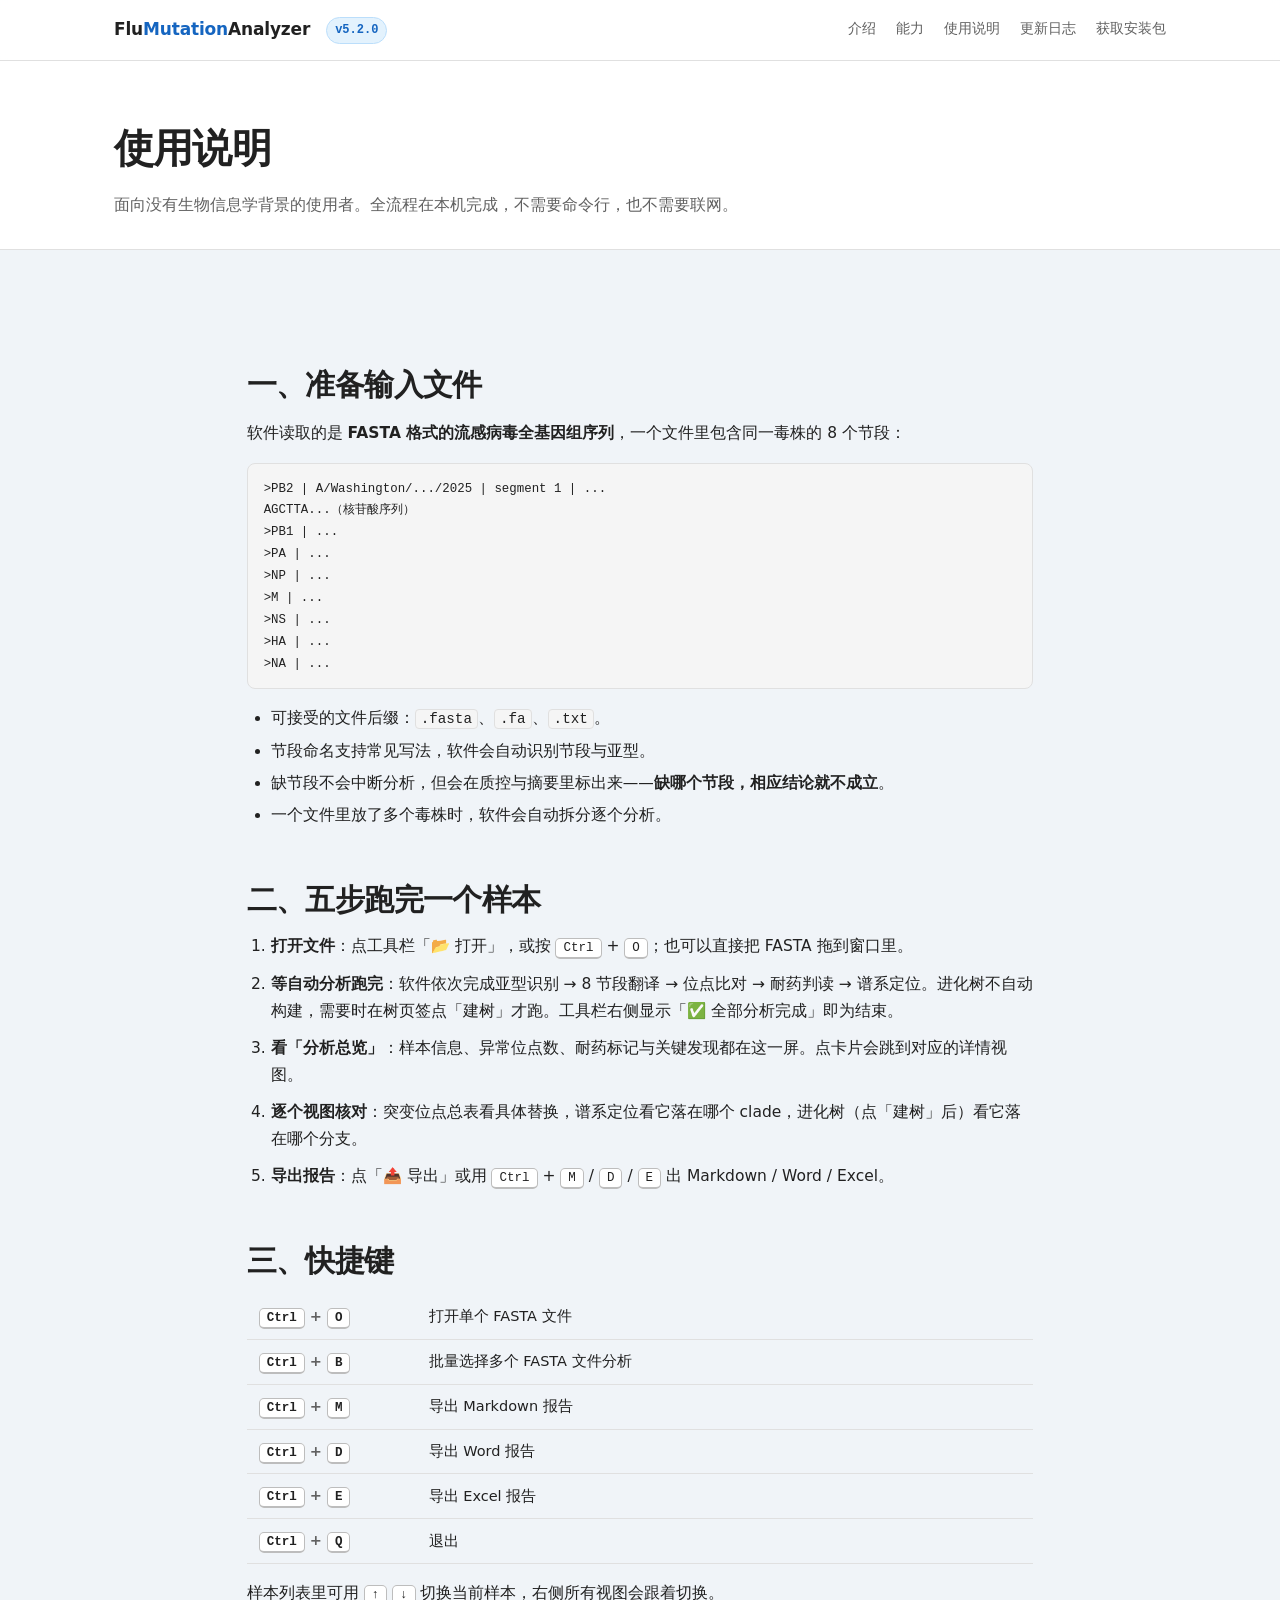
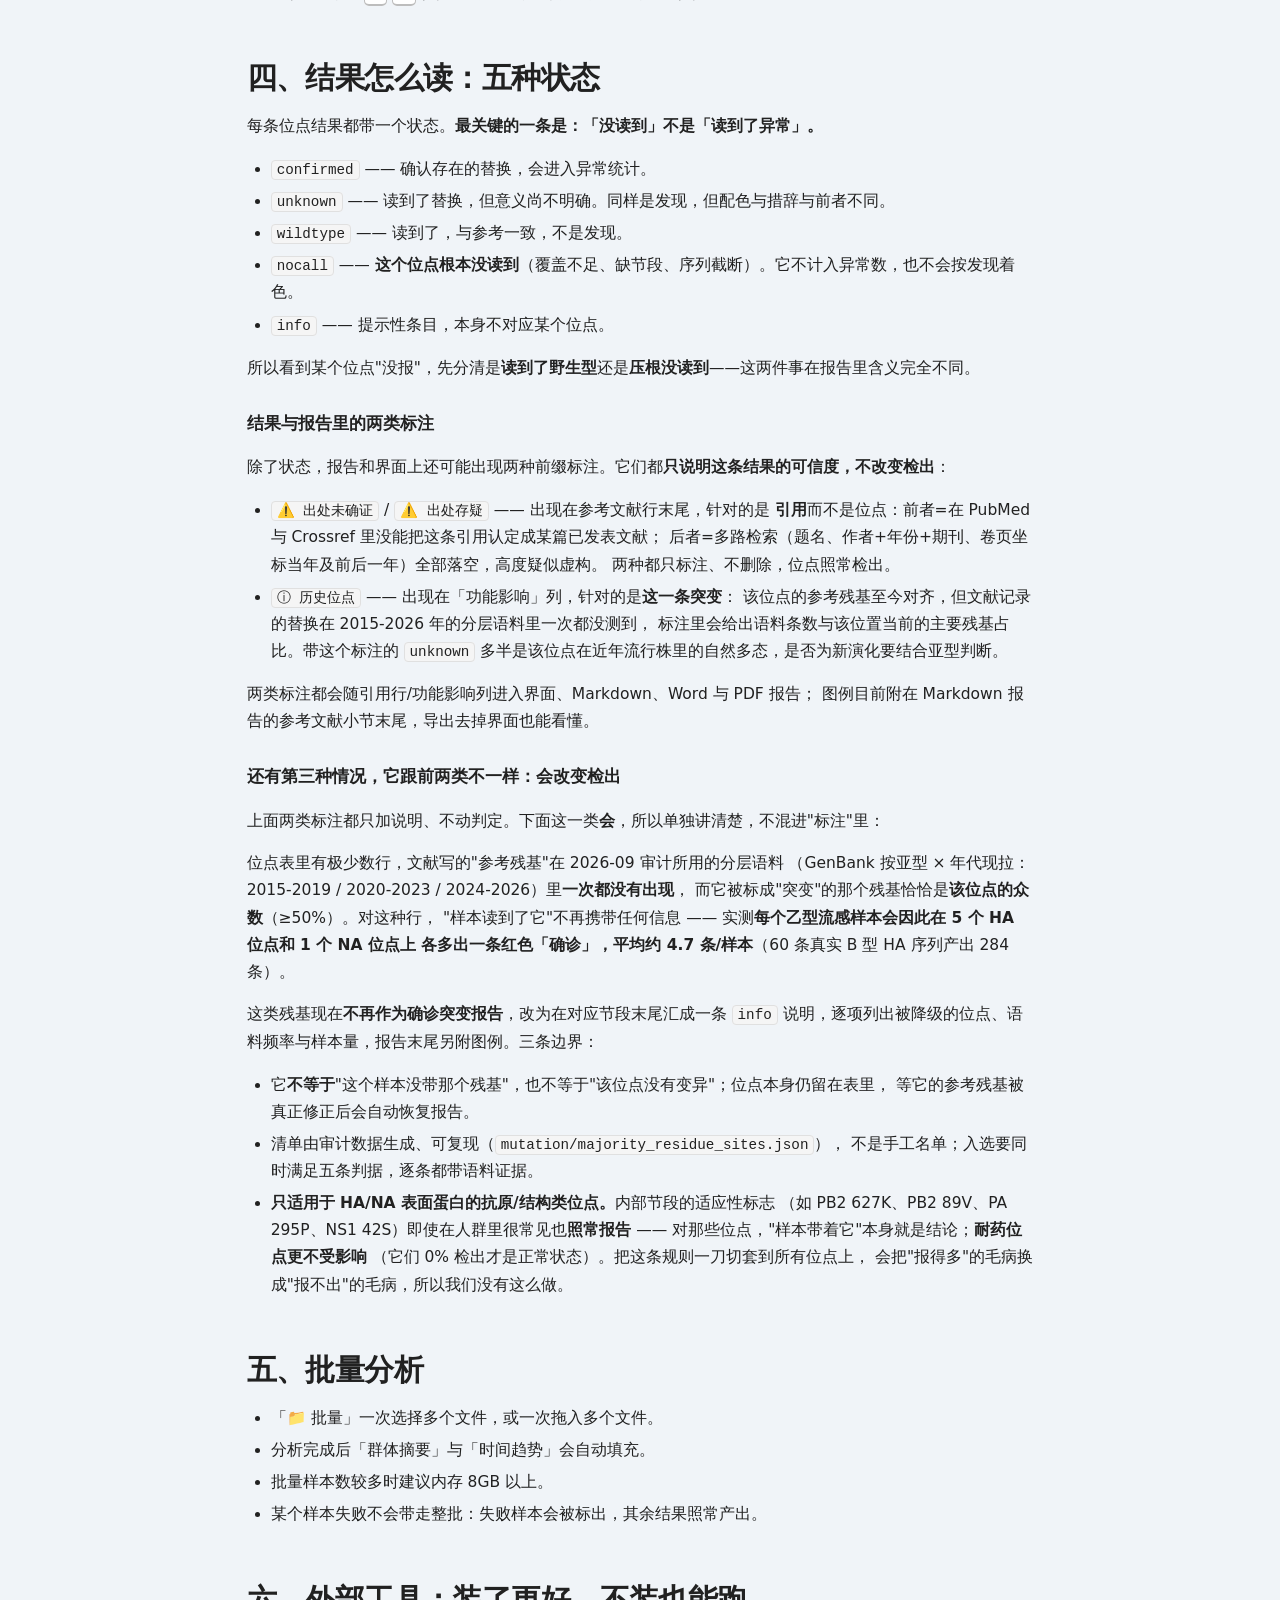
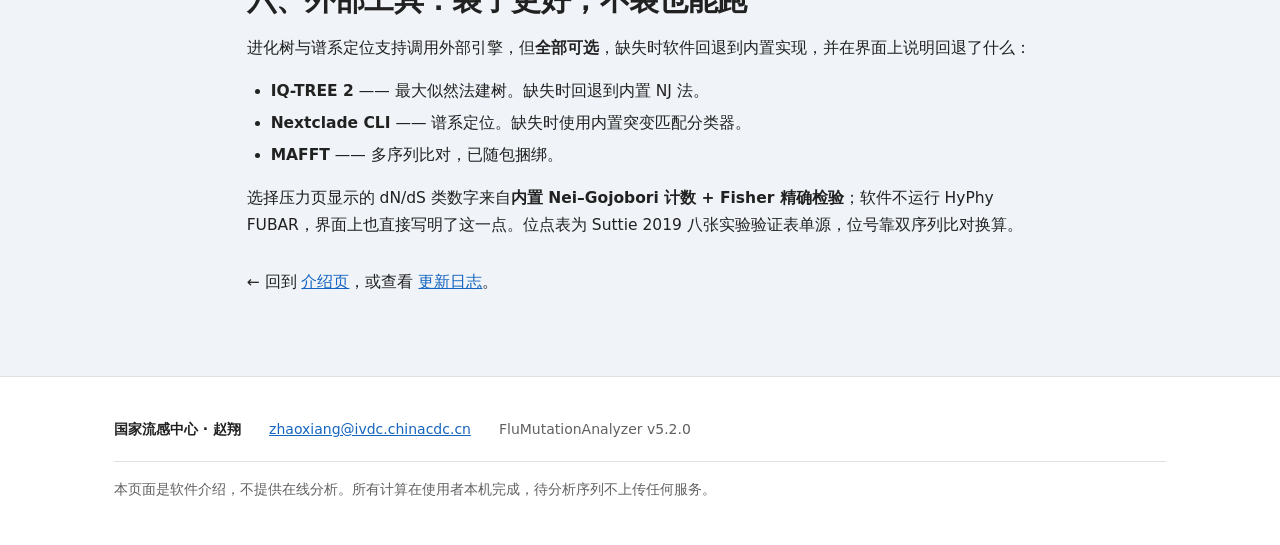
<file: guide.html>
<!DOCTYPE html>
<html lang="zh-CN">
<head>
<meta charset="utf-8">
<meta name="viewport" content="width=device-width, initial-scale=1">
<title>使用说明 — FluMutationAnalyzer</title>
<meta name="description" content="FluMutationAnalyzer 使用说明：输入格式要求、五步上手流程、快捷键、结果五态语义与批量分析建议。">
<link rel="stylesheet" href="assets/css/site.css">
</head>
<body>

<header class="masthead">
  <div class="wrap">
    <a class="wordmark" href="index.html">Flu<span>Mutation</span>Analyzer</a>
    <span class="chip">v5.2.0</span>
    <nav aria-label="页面导航">
      <a href="index.html">介绍</a>
      <a href="index.html#capabilities">能力</a>
      <a href="guide.html" aria-current="page">使用说明</a>
      <a href="changelog.html">更新日志</a>
      <a href="index.html#get">获取安装包</a>
    </nav>
  </div>
</header>

<div class="pagehead">
  <div class="wrap">
    <h1>使用说明</h1>
    <p>面向没有生物信息学背景的使用者。全流程在本机完成，不需要命令行，也不需要联网。</p>
  </div>
</div>

<section>
  <div class="wrap prose">
    <h2 id="input">一、准备输入文件</h2>
    <p>软件读取的是 <strong>FASTA 格式的流感病毒全基因组序列</strong>，一个文件里包含同一毒株的 8 个节段：</p>
    <pre><code>&gt;PB2 | A/Washington/.../2025 | segment 1 | ...
AGCTTA...（核苷酸序列）
&gt;PB1 | ...
&gt;PA | ...
&gt;NP | ...
&gt;M | ...
&gt;NS | ...
&gt;HA | ...
&gt;NA | ...</code></pre>
    <ul>
      <li>可接受的文件后缀：<code>.fasta</code>、<code>.fa</code>、<code>.txt</code>。</li>
      <li>节段命名支持常见写法，软件会自动识别节段与亚型。</li>
      <li>缺节段不会中断分析，但会在质控与摘要里标出来——<strong>缺哪个节段，相应结论就不成立</strong>。</li>
      <li>一个文件里放了多个毒株时，软件会自动拆分逐个分析。</li>
    </ul>

    <h2 id="steps">二、五步跑完一个样本</h2>
    <ol class="steps">
      <li><strong>打开文件</strong>：点工具栏「📂 打开」，或按 <kbd>Ctrl</kbd> + <kbd>O</kbd>；也可以直接把 FASTA 拖到窗口里。</li>
      <li><strong>等自动分析跑完</strong>：软件依次完成亚型识别 → 8 节段翻译 → 位点比对 → 耐药判读 → 谱系定位。进化树不自动构建，需要时在树页签点「建树」才跑。工具栏右侧显示「✅ 全部分析完成」即为结束。</li>
      <li><strong>看「分析总览」</strong>：样本信息、异常位点数、耐药标记与关键发现都在这一屏。点卡片会跳到对应的详情视图。</li>
      <li><strong>逐个视图核对</strong>：突变位点总表看具体替换，谱系定位看它落在哪个 clade，进化树（点「建树」后）看它落在哪个分支。</li>
      <li><strong>导出报告</strong>：点「📤 导出」或用 <kbd>Ctrl</kbd> + <kbd>M</kbd> / <kbd>D</kbd> / <kbd>E</kbd> 出 Markdown / Word / Excel。</li>
    </ol>

    <h2 id="keys">三、快捷键</h2>
    <table class="keys">
      <tbody>
        <tr><th><kbd>Ctrl</kbd> + <kbd>O</kbd></th><td>打开单个 FASTA 文件</td></tr>
        <tr><th><kbd>Ctrl</kbd> + <kbd>B</kbd></th><td>批量选择多个 FASTA 文件分析</td></tr>
        <tr><th><kbd>Ctrl</kbd> + <kbd>M</kbd></th><td>导出 Markdown 报告</td></tr>
        <tr><th><kbd>Ctrl</kbd> + <kbd>D</kbd></th><td>导出 Word 报告</td></tr>
        <tr><th><kbd>Ctrl</kbd> + <kbd>E</kbd></th><td>导出 Excel 报告</td></tr>
        <tr><th><kbd>Ctrl</kbd> + <kbd>Q</kbd></th><td>退出</td></tr>
      </tbody>
    </table>
    <p>样本列表里可用 <kbd>↑</kbd> <kbd>↓</kbd> 切换当前样本，右侧所有视图会跟着切换。</p>

    <h2 id="states">四、结果怎么读：五种状态</h2>
    <p>每条位点结果都带一个状态。<strong>最关键的一条是：「没读到」不是「读到了异常」。</strong></p>
    <ul>
      <li><code>confirmed</code> —— 确认存在的替换，会进入异常统计。</li>
      <li><code>unknown</code> —— 读到了替换，但意义尚不明确。同样是发现，但配色与措辞与前者不同。</li>
      <li><code>wildtype</code> —— 读到了，与参考一致，不是发现。</li>
      <li><code>nocall</code> —— <strong>这个位点根本没读到</strong>（覆盖不足、缺节段、序列截断）。它不计入异常数，也不会按发现着色。</li>
      <li><code>info</code> —— 提示性条目，本身不对应某个位点。</li>
    </ul>
    <p>所以看到某个位点"没报"，先分清是<strong>读到了野生型</strong>还是<strong>压根没读到</strong>——这两件事在报告里含义完全不同。</p>

    <h3 id="labels">结果与报告里的两类标注</h3>
    <p>除了状态，报告和界面上还可能出现两种前缀标注。它们都<strong>只说明这条结果的可信度，不改变检出</strong>：</p>
    <ul>
      <li><code>⚠️ 出处未确证</code> / <code>⚠️ 出处存疑</code> —— 出现在参考文献行末尾，针对的是
        <strong>引用</strong>而不是位点：前者=在 PubMed 与 Crossref 里没能把这条引用认定成某篇已发表文献；
        后者=多路检索（题名、作者+年份+期刊、卷页坐标当年及前后一年）全部落空，高度疑似虚构。
        两种都只标注、不删除，位点照常检出。</li>
      <li><code>ⓘ 历史位点</code> —— 出现在「功能影响」列，针对的是<strong>这一条突变</strong>：
        该位点的参考残基至今对齐，但文献记录的替换在 2015-2026 年的分层语料里一次都没测到，
        标注里会给出语料条数与该位置当前的主要残基占比。带这个标注的 <code>unknown</code>
        多半是该位点在近年流行株里的自然多态，是否为新演化要结合亚型判断。</li>
    </ul>
    <p>两类标注都会随引用行/功能影响列进入界面、Markdown、Word 与 PDF 报告；
      图例目前附在 Markdown 报告的参考文献小节末尾，导出去掉界面也能看懂。</p>

    <h3 id="majority">还有第三种情况，它跟前两类不一样：会改变检出</h3>
    <p>上面两类标注都只加说明、不动判定。下面这一类<strong>会</strong>，所以单独讲清楚，不混进"标注"里：</p>
    <p>位点表里有极少数行，文献写的"参考残基"在 2026-09 审计所用的分层语料
      （GenBank 按亚型 × 年代现拉：2015-2019 / 2020-2023 / 2024-2026）里<strong>一次都没有出现</strong>，
      而它被标成"突变"的那个残基恰恰是<strong>该位点的众数</strong>（≥50%）。对这种行，
      "样本读到了它"不再携带任何信息 —— 实测<strong>每个乙型流感样本会因此在 5 个 HA 位点和 1 个 NA 位点上
      各多出一条红色「确诊」，平均约 4.7 条/样本</strong>（60 条真实 B 型 HA 序列产出 284 条）。</p>
    <p>这类残基现在<strong>不再作为确诊突变报告</strong>，改为在对应节段末尾汇成一条 <code>info</code>
      说明，逐项列出被降级的位点、语料频率与样本量，报告末尾另附图例。三条边界：</p>
    <ul>
      <li>它<strong>不等于</strong>"这个样本没带那个残基"，也不等于"该位点没有变异"；位点本身仍留在表里，
        等它的参考残基被真正修正后会自动恢复报告。</li>
      <li>清单由审计数据生成、可复现（<code>mutation/majority_residue_sites.json</code>），
        不是手工名单；入选要同时满足五条判据，逐条都带语料证据。</li>
      <li><strong>只适用于 HA/NA 表面蛋白的抗原/结构类位点。</strong>内部节段的适应性标志
        （如 PB2 627K、PB2 89V、PA 295P、NS1 42S）即使在人群里很常见也<strong>照常报告</strong> ——
        对那些位点，"样本带着它"本身就是结论；<strong>耐药位点更不受影响</strong>
        （它们 0% 检出才是正常状态）。把这条规则一刀切套到所有位点上，
        会把"报得多"的毛病换成"报不出"的毛病，所以我们没有这么做。</li>
    </ul>

    <h2 id="batch">五、批量分析</h2>
    <ul>
      <li>「📁 批量」一次选择多个文件，或一次拖入多个文件。</li>
      <li>分析完成后「群体摘要」与「时间趋势」会自动填充。</li>
      <li>批量样本数较多时建议内存 8GB 以上。</li>
      <li>某个样本失败不会带走整批：失败样本会被标出，其余结果照常产出。</li>
    </ul>

    <h2 id="tools">六、外部工具：装了更好，不装也能跑</h2>
    <p>进化树与谱系定位支持调用外部引擎，但<strong>全部可选</strong>，缺失时软件回退到内置实现，并在界面上说明回退了什么：</p>
    <ul>
      <li><strong>IQ-TREE 2</strong> —— 最大似然法建树。缺失时回退到内置 NJ 法。</li>
      <li><strong>Nextclade CLI</strong> —— 谱系定位。缺失时使用内置突变匹配分类器。</li>
      <li><strong>MAFFT</strong> —— 多序列比对，已随包捆绑。</li>
    </ul>
    <p>选择压力页显示的 dN/dS 类数字来自<strong>内置 Nei–Gojobori 计数 + Fisher 精确检验</strong>；软件不运行 HyPhy FUBAR，界面上也直接写明了这一点。位点表为 Suttie 2019 八张实验验证表单源，位号靠双序列比对换算。</p>

    <p class="backline">← 回到 <a href="index.html">介绍页</a>，或查看 <a href="changelog.html">更新日志</a>。</p>
  </div>
</section>

<footer>
  <div class="wrap">
    <span class="sig">国家流感中心 · 赵翔</span>
    <a href="mailto:zhaoxiang@ivdc.chinacdc.cn">zhaoxiang@ivdc.chinacdc.cn</a>
    <span>FluMutationAnalyzer v5.2.0</span>
    <p class="local-note">本页面是软件介绍，不提供在线分析。所有计算在使用者本机完成，待分析序列不上传任何服务。</p>
  </div>
</footer>

</body>
</html>
</file>
<file: assets/css/site.css>
/* FluMutationAnalyzer 发布页 — 配色取自 common/colors.py 的 COLORS 单一数据源 */
:root {
  --primary: #1565C0;
  --primary-light: #42A5F5;
  --bg: #F0F4F8;
  --card: #FFFFFF;
  --header-bg: #E3F2FD;
  --text: #212121;
  --text2: #616161;
  --border: #E0E0E0;
  --danger: #D32F2F;
  --danger-bg: #FFEBEE;
  --warn: #E65100;
  --warn-bg: #FFF3E0;
  --ok: #2E7D32;
  --ok-bg: #E8F5E9;
  --neutral: #757575;
  --neutral-bg: #F5F5F5;
  --neutral-border: #BDBDBD;

  --font: "Microsoft YaHei UI", "PingFang SC", "Noto Sans CJK SC", system-ui, sans-serif;
  --mono: "Cascadia Mono", "Consolas", "SFMono-Regular", ui-monospace, monospace;
  --maxw: 1100px;
  --radius: 10px;
  --shadow-sm: 0 1px 2px rgba(21, 101, 192, 0.06);
  --shadow-md: 0 6px 18px rgba(21, 101, 192, 0.10);
  --shadow-lg: 0 18px 42px rgba(21, 101, 192, 0.16);
}

* { box-sizing: border-box; }

.visually-hidden {
  position: absolute;
  width: 1px;
  height: 1px;
  margin: -1px;
  padding: 0;
  overflow: hidden;
  clip-path: inset(50%);
  white-space: nowrap;
  border: 0;
}

html { scroll-behavior: smooth; }

body {
  margin: 0;
  font-family: var(--font);
  font-size: 16px;
  line-height: 1.75;
  color: var(--text);
  background: var(--bg);
  -webkit-font-smoothing: antialiased;
}

a { color: var(--primary); }

code, .mono { font-family: var(--mono); }

:focus-visible {
  outline: 3px solid var(--primary);
  outline-offset: 2px;
}

.wrap {
  max-width: var(--maxw);
  margin-inline: auto;
  padding-inline: 24px;
}

/* ---------- 顶栏 ---------- */
.masthead {
  position: sticky;
  top: 0;
  z-index: 10;
  background: rgba(255, 255, 255, 0.94);
  backdrop-filter: blur(6px);
  border-bottom: 1px solid var(--border);
}

.masthead .wrap {
  display: flex;
  align-items: center;
  gap: 16px;
  min-height: 60px;
}

.wordmark {
  font-size: 17px;
  font-weight: 700;
  letter-spacing: -0.01em;
  color: var(--text);
  text-decoration: none;
  white-space: nowrap;
}

.wordmark span { color: var(--primary); }

.chip {
  font-family: var(--mono);
  font-size: 12px;
  font-weight: 600;
  padding: 2px 8px;
  border-radius: 999px;
  background: var(--header-bg);
  color: var(--primary);
  border: 1px solid #BBDEFB;
}

.masthead nav {
  margin-left: auto;
  display: flex;
  gap: 20px;
  flex-wrap: wrap;
}

.masthead nav a {
  font-size: 14px;
  color: var(--text2);
  text-decoration: none;
  border-bottom: 2px solid transparent;
  padding-bottom: 2px;
}

.masthead nav a:hover {
  color: var(--primary);
  border-bottom-color: var(--primary);
}

/* ---------- Hero ---------- */
.hero {
  padding: 72px 0 60px;
  border-bottom: 1px solid var(--border);
  background:
    radial-gradient(1100px 460px at 12% 0%, rgba(21, 101, 192, 0.10), rgba(21, 101, 192, 0) 70%),
    radial-gradient(900px 420px at 90% 16%, rgba(66, 165, 245, 0.13), rgba(66, 165, 245, 0) 70%),
    linear-gradient(180deg, var(--card) 0%, rgba(240, 244, 248, 0) 100%);
}

.hero-grid {
  display: grid;
  grid-template-columns: 1.05fr 0.95fr;
  align-items: center;
  gap: 46px;
}

.badge {
  display: inline-block;
  margin-bottom: 16px;
  padding: 4px 12px;
  border-radius: 999px;
  background: var(--header-bg);
  border: 1px solid #BBDEFB;
  color: var(--primary);
  font-size: 12.5px;
  font-weight: 600;
}

.hero h1 {
  margin: 0 0 14px;
  font-size: clamp(1.95rem, 4.2vw, 2.7rem);
  line-height: 1.2;
  letter-spacing: -0.03em;
  font-weight: 800;
}

.hero .lede {
  margin: 0 0 22px;
  max-width: 46ch;
  font-size: clamp(0.98rem, 1.5vw, 1.1rem);
  line-height: 1.85;
  color: var(--text2);
}

.facts {
  display: flex;
  flex-wrap: wrap;
  gap: 8px 22px;
  margin: 0 0 28px;
  padding: 0;
  list-style: none;
  font-size: 14px;
  color: var(--text2);
}

.facts li { display: flex; align-items: center; gap: 8px; }

.facts li::before {
  content: "";
  width: 5px;
  height: 5px;
  border-radius: 50%;
  background: var(--primary);
  flex: none;
}

.cta-row {
  display: flex;
  flex-wrap: wrap;
  align-items: center;
  gap: 12px;
  margin-bottom: 12px;
}

.btn {
  display: inline-block;
  padding: 12px 24px;
  border-radius: 8px;
  font-weight: 600;
  font-size: 15px;
  text-decoration: none;
  border: 1px solid transparent;
  transition: transform 0.18s ease, box-shadow 0.18s ease, background 0.18s ease;
}

.btn-primary { background: var(--primary); color: #fff; box-shadow: var(--shadow-sm); }

.btn-primary:hover { transform: translateY(-1px); box-shadow: var(--shadow-md); }

.btn-primary[aria-disabled="true"] {
  background: var(--neutral-bg);
  color: var(--text2);
  border-color: var(--neutral-border);
  box-shadow: none;
  cursor: not-allowed;
  transform: none;
}

.btn-ghost {
  background: var(--card);
  color: var(--primary);
  border-color: var(--neutral-border);
}

.btn-ghost:hover { transform: translateY(-1px); border-color: var(--primary); background: var(--header-bg); }

.cta-note { margin: 0 0 28px; font-size: 14px; color: var(--text2); }

.cta-note a { font-weight: 600; }

/* 四格指标带从独立的 .band 挪进了首屏：同一组数字在一页里出现两次是噪声。 */
.hero-stats {
  display: grid;
  grid-template-columns: repeat(2, 1fr);
  gap: 18px 24px;
  margin: 0;
  padding-top: 26px;
  border-top: 1px solid var(--border);
}

.hero-stats dt {
  margin: 0;
  font-family: var(--mono);
  font-size: clamp(1.6rem, 3vw, 2.05rem);
  font-weight: 700;
  line-height: 1.1;
  color: var(--primary);
  font-variant-numeric: tabular-nums;
  letter-spacing: -0.02em;
}

.hero-stats dd {
  margin: 5px 0 0;
  font-size: 13px;
  color: var(--text2);
  line-height: 1.55;
}

/* 右栏放的是实机截图（截图本身已含窗口标题栏与菜单），所以只做装裱不造界面。 */
.hero-visual {
  border: 1px solid var(--border);
  border-radius: 12px;
  background: var(--card);
  box-shadow: var(--shadow-lg);
  overflow: hidden;
  transform: perspective(1500px) rotateY(-6deg) rotateX(2deg);
  transition: transform 0.45s ease, box-shadow 0.45s ease;
}

.hero-visual:hover {
  transform: perspective(1500px) rotateY(0deg) rotateX(0deg);
  box-shadow: var(--shadow-md);
}

.hero-visual img { display: block; width: 100%; height: auto; }

/* ---------- 区块 ---------- */
section { padding: 64px 0; }
section + section { border-top: 1px solid var(--border); }

.eyebrow {
  display: flex;
  align-items: center;
  gap: 12px;
  margin: 0 0 10px;
  font-size: 12.5px;
  font-weight: 700;
  letter-spacing: 0.14em;
  color: var(--primary);
  text-transform: none;
}

.eyebrow::after {
  content: "";
  height: 1px;
  flex: 1;
  background: var(--border);
}

h2 {
  margin: 0 0 14px;
  font-size: clamp(1.4rem, 2.8vw, 1.85rem);
  letter-spacing: -0.02em;
  line-height: 1.3;
}

.section-intro {
  margin: 0 0 34px;
  max-width: 70ch;
  color: var(--text2);
}

/* ---------- 能力卡 ---------- */
.group { margin-bottom: 38px; }
.group:last-child { margin-bottom: 0; }

.group h3 {
  margin: 0 0 14px;
  font-size: 13px;
  font-weight: 700;
  letter-spacing: 0.1em;
  color: var(--text2);
}

.cards {
  display: grid;
  grid-template-columns: repeat(auto-fit, minmax(258px, 1fr));
  gap: 14px;
}

.card {
  position: relative;
  overflow: hidden;
  background: var(--card);
  border: 1px solid var(--border);
  border-radius: var(--radius);
  padding: 18px 20px;
  box-shadow: var(--shadow-sm);
  transition: transform 0.18s ease, box-shadow 0.18s ease, border-color 0.18s ease;
}

/* 顶部 3px 强调条：平时收起，悬停从左往右展开 */
.card::before {
  content: "";
  position: absolute;
  inset: 0 0 auto 0;
  height: 3px;
  background: var(--primary);
  transform: scaleX(0);
  transform-origin: left center;
  transition: transform 0.3s ease;
}

.card:hover {
  transform: translateY(-2px);
  box-shadow: var(--shadow-md);
  border-color: var(--primary-light);
}

.card:hover::before { transform: scaleX(1); }

.card-icon {
  display: grid;
  place-items: center;
  width: 36px;
  height: 36px;
  margin-bottom: 11px;
  border: 1px solid #BBDEFB;
  border-radius: 9px;
  background: linear-gradient(160deg, var(--header-bg), var(--card));
  font-size: 17px;
  line-height: 1;
}

.card h4 {
  margin: 0 0 6px;
  font-size: 15.5px;
  letter-spacing: -0.01em;
}

.card p {
  margin: 0;
  font-size: 14px;
  line-height: 1.65;
  color: var(--text2);
}

/* ---------- 方法学 ---------- */
.method {
  display: grid;
  gap: 12px;
}

.method-item {
  background: var(--card);
  border: 1px solid var(--border);
  border-left: 3px solid var(--primary);
  border-radius: 0 var(--radius) var(--radius) 0;
  padding: 16px 20px;
}

.method-item h4 {
  margin: 0 0 4px;
  font-size: 15.5px;
}

.method-item p {
  margin: 0;
  font-size: 14.5px;
  color: var(--text2);
}

.method-item strong { color: var(--text); }

/* ---------- 引用与数据来源 ---------- */
.src-grid {
  display: grid;
  grid-template-columns: repeat(auto-fit, minmax(min(310px, 100%), 1fr));
  gap: 14px;
  margin-bottom: 22px;
}

.src {
  background: var(--card);
  border: 1px solid var(--border);
  border-radius: var(--radius);
  padding: 18px 20px;
  box-shadow: var(--shadow-sm);
}

.src h3 {
  margin: 0 0 8px;
  font-size: 14.5px;
  font-weight: 700;
  letter-spacing: 0.02em;
  color: var(--primary);
}

.src p {
  margin: 0;
  font-size: 14px;
  line-height: 1.75;
  color: var(--text2);
}

.src strong { color: var(--text); }

.cite {
  background: var(--card);
  border: 1px solid var(--border);
  border-left: 3px solid var(--primary);
  border-radius: 0 var(--radius) var(--radius) 0;
  padding: 20px 24px;
}

.cite h3 {
  margin: 0 0 12px;
  font-size: 15px;
  font-weight: 700;
}

/* 引用条目要能被整段复制进稿件，所以用等宽并允许按词断行 */
.cite-line {
  margin: 0 0 8px;
  padding: 9px 12px;
  font-family: var(--mono);
  font-size: 13px;
  line-height: 1.7;
  color: var(--text);
  background: var(--neutral-bg);
  border: 1px solid var(--border);
  border-radius: 6px;
  overflow-wrap: break-word;
}

.cite-note {
  margin: 12px 0 0;
  font-size: 13.5px;
  color: var(--text2);
}

/* ---------- 界面图集 ---------- */
.shots {
  display: grid;
  /* 界面截图信息密度高，列太窄就等于没图，所以宽屏下每张至少 430px；
     但 minmax 的下限不会自己收缩，窄屏会顶出横向滚动，故用 min(430px,100%) 兜住。 */
  grid-template-columns: repeat(auto-fit, minmax(min(430px, 100%), 1fr));
  gap: 22px;
}

.shot.wide { grid-column: 1 / -1; }

.shot {
  margin: 0;
  background: var(--card);
  border: 1px solid var(--border);
  border-radius: var(--radius);
  overflow: hidden;
}

.shot img {
  display: block;
  width: 100%;
  height: auto;
  border-bottom: 1px solid var(--border);
}

.shot figcaption {
  padding: 12px 16px;
  font-size: 13.5px;
  line-height: 1.6;
  color: var(--text2);
}

.shot figcaption b {
  display: inline-block;
  margin-right: 8px;
  color: var(--text);
}

/* ---------- 子页（使用说明 / 更新日志） ---------- */
.pagehead {
  padding: 52px 0 30px;
  border-bottom: 1px solid var(--border);
  background: var(--card);
}

.pagehead h1 {
  margin: 0 0 8px;
  font-size: clamp(1.8rem, 4vw, 2.5rem);
  letter-spacing: -0.02em;
}

.pagehead p {
  margin: 0;
  color: var(--text2);
  max-width: 70ch;
}

.prose {
  max-width: 82ch;
}

.prose h2 {
  margin-top: 44px;
  padding-top: 8px;
}

.prose h3 {
  margin: 28px 0 8px;
  font-size: 16.5px;
}

.prose p, .prose li {
  color: var(--text);
  font-size: 15.5px;
}

.prose ul, .prose ol {
  padding-left: 24px;
}

.prose li { margin-top: 5px; }

.steps {
  margin: 0;
  padding-left: 26px;
}

.steps li {
  margin-top: 10px;
  font-size: 15.5px;
}

.keys {
  width: 100%;
  border-collapse: collapse;
  margin: 12px 0 0;
  font-size: 14.5px;
}

.keys th, .keys td {
  text-align: left;
  padding: 9px 12px;
  border-bottom: 1px solid var(--border);
}

.keys th {
  color: var(--text2);
  font-weight: 600;
  width: 170px;
}

kbd {
  font-family: var(--mono);
  font-size: 12.5px;
  padding: 2px 7px;
  border: 1px solid var(--neutral-border);
  border-bottom-width: 2px;
  border-radius: 5px;
  background: var(--card);
  color: var(--text);
}

code {
  font-size: 0.92em;
  background: var(--neutral-bg);
  border: 1px solid var(--border);
  border-radius: 4px;
  padding: 1px 5px;
}

pre {
  margin: 12px 0;
  padding: 14px 16px;
  background: var(--neutral-bg);
  border: 1px solid var(--border);
  border-radius: 8px;
  overflow-x: auto;
  font-size: 13.5px;
  line-height: 1.6;
}

pre code {
  background: none;
  border: 0;
  padding: 0;
}

.rel {
  border-left: 2px solid var(--border);
  padding-left: 26px;
  margin-top: 8px;
}

.rel > article { margin-bottom: 38px; }

.rel h2 {
  margin: 0 0 4px;
  font-family: var(--mono);
  font-size: 21px;
  color: var(--primary);
  letter-spacing: -0.01em;
  font-variant-numeric: tabular-nums;
}

/* 首页的版本历史复用 .rel 时间线，但版本号用 h3（该页已有 h2 区块标题） */
.history h3 {
  display: flex;
  align-items: center;
  gap: 10px;
  margin: 0 0 4px;
  font-family: var(--mono);
  font-size: 19px;
  font-weight: 700;
  color: var(--primary);
  letter-spacing: -0.01em;
  font-variant-numeric: tabular-nums;
}

.rel-now {
  font-family: var(--font);
  font-size: 11.5px;
  font-weight: 600;
  letter-spacing: 0;
  padding: 1px 9px;
  border-radius: 999px;
  background: var(--ok-bg);
  border: 1px solid #A5D6A7;
  color: var(--ok);
}

.history > article:last-child { margin-bottom: 0; }

.rel .rel-title {
  margin: 0 0 10px;
  font-weight: 700;
  font-size: 15.5px;
}

.rel ul {
  margin: 0;
  padding-left: 22px;
}

.rel li {
  margin-top: 5px;
  font-size: 14.5px;
  color: var(--text2);
  line-height: 1.7;
}

.backline {
  margin-top: 30px;
  font-size: 14.5px;
}

/* ---------- 下载区 ---------- */
.getbox {
  background: var(--card);
  border: 1px solid var(--border);
  border-radius: var(--radius);
  padding: 28px;
}

.spec {
  width: 100%;
  border-collapse: collapse;
  margin: 0 0 24px;
  font-size: 14.5px;
}

.spec th, .spec td {
  text-align: left;
  padding: 10px 12px;
  border-bottom: 1px solid var(--border);
  vertical-align: top;
}

.spec th {
  width: 130px;
  font-weight: 600;
  color: var(--text2);
  white-space: nowrap;
}

.spec td.mono {
  font-size: 12.5px;
  word-break: break-all;
  line-height: 1.6;
}

.spec tr:last-child th, .spec tr:last-child td { border-bottom: 0; }

.notice {
  margin: 0 0 12px;
  padding: 14px 18px;
  background: var(--warn-bg);
  border-left: 3px solid var(--warn);
  border-radius: 0 8px 8px 0;
  font-size: 14.5px;
}

.notice:last-child { margin-bottom: 0; }

.notice strong { color: var(--text); }

.notice p { margin: 0; color: var(--text); }

.notice ol, .notice ul { margin: 6px 0 0; padding-left: 22px; }

.notice li { margin-top: 3px; }

/* ---------- 环境要求 ---------- */
.reqs {
  display: grid;
  grid-template-columns: repeat(auto-fit, minmax(240px, 1fr));
  gap: 14px;
  margin: 0;
}

.req {
  background: var(--card);
  border: 1px solid var(--border);
  border-radius: var(--radius);
  padding: 18px 20px;
}

.req dt {
  font-size: 13px;
  font-weight: 700;
  letter-spacing: 0.06em;
  color: var(--primary);
  margin-bottom: 6px;
}

.req dd {
  margin: 0;
  font-size: 14.5px;
  color: var(--text2);
}

/* ---------- 页脚 ---------- */
footer {
  border-top: 1px solid var(--border);
  background: var(--card);
  padding: 40px 0 48px;
  font-size: 14px;
  color: var(--text2);
}

footer .wrap {
  display: flex;
  flex-wrap: wrap;
  gap: 10px 28px;
  align-items: baseline;
}

footer .sig { color: var(--text); font-weight: 600; }

footer .local-note {
  flex-basis: 100%;
  margin: 10px 0 0;
  padding-top: 16px;
  border-top: 1px solid var(--border);
  font-size: 13.5px;
}

/* ---------- 响应式 ---------- */
/* 首屏两栏在窄屏下叠成一栏，同时撤掉透视倾斜：整幅宽度上的 3D 变换只会让截图变形。 */
@media (max-width: 900px) {
  .hero-grid { grid-template-columns: 1fr; gap: 38px; }
  .hero-visual, .hero-visual:hover { transform: none; box-shadow: var(--shadow-md); }
}

/* 顶栏在窄屏下换成两行：第一行标识 + 版本，第二行整排导航。
   若不这样处理，nav 会被挤到只剩约 100px 宽而竖排成 4 行，吃掉半个首屏。 */
@media (max-width: 700px) {
  .masthead .wrap {
    flex-wrap: wrap;
    row-gap: 4px;
    padding-bottom: 8px;
  }

  .masthead nav {
    flex-basis: 100%;
    margin-left: 0;
    flex-wrap: nowrap;
    gap: 18px;
    overflow-x: auto;
    scrollbar-width: none;
  }

  .masthead nav::-webkit-scrollbar { display: none; }

  .masthead nav a { white-space: nowrap; }
}

@media (max-width: 560px) {
  .hero { padding: 48px 0 40px; }
  section { padding: 46px 0; }
  .band .wrap { grid-template-columns: 1fr; }
  .spec th { width: auto; display: block; border-bottom: 0; padding-bottom: 0; }
  .spec td { display: block; padding-top: 2px; }
  .getbox { padding: 20px; }
}

@media (prefers-reduced-motion: reduce) {
  html { scroll-behavior: auto; }
  * { transition: none !important; animation: none !important; }
}
</file>
